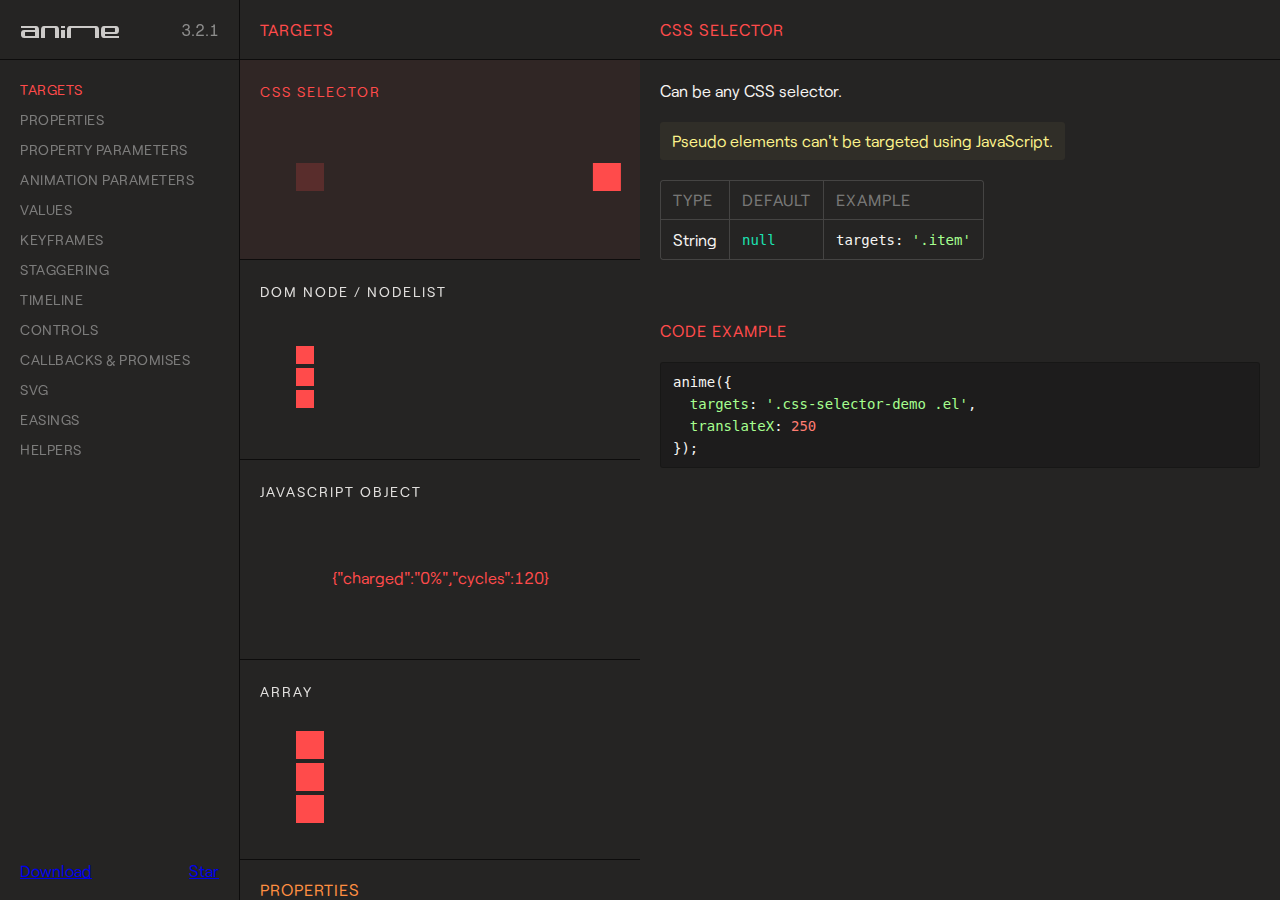
<file: target/classes/public/anime-master/documentation/index.html>
<!DOCTYPE html>
<html>
<head>
  <title>Documentation | anime.js</title>
  <meta charset="utf-8">
  <meta name="viewport" content="width=device-width, initial-scale=1, maximum-scale=1">

  <meta property="og:title" content="anime.js">
  <meta property="og:url" content="https://animejs.com">
  <meta property="og:description" content="Javascript animation engine">
  <meta property="og:image" content="https://animejs.com/documentation/assets/img/social-media-image.png">

  <meta name="twitter:card" content="summary_large_image">
  <meta name="twitter:site" content="@juliangarnier">
  <meta name="twitter:creator" content="@juliangarnier">
  <meta name="twitter:title" content="anime.js">
  <meta name="twitter:description" content="Javascript animation engine">
  <meta name="twitter:image" content="https://animejs.com/documentation/assets/img/social-media-image.png">

  <link rel="apple-touch-icon-precomposed" href="assets/img/apple-touch-icon.png">
  <link rel="icon" type="image/png" href="assets/img/favicon.png" >

  <link href="//cloud.typenetwork.com/projects/2160/fontface.css/" rel="stylesheet" type="text/css">

  <link href="assets/css/animejs.css" rel="stylesheet">
  <link href="assets/css/anime-theme.css" rel="stylesheet">
  <link href="assets/css/documentation.css" rel="stylesheet">

  <script src="../lib/anime.min.js"></script>
</head>
<body>
  <div class="content">
    <header class="header">
    <a class="logo" href="https://github.com/juliangarnier/anime/">
      <img class="anime-mini-logo" src="assets/img/anime-mini-logo.svg" />
      <span class="version-number"></span>
    </a>
    </header>
    <section class="pane sidebar">
      <nav class="navigation"></nav>
      <div class="sidebar-info">
        <a class="github-button" href="https://github.com/juliangarnier/anime/archive/master.zip" data-color-scheme="no-preference: dark; light: dark; dark: dark;" data-icon="octicon-cloud-download" aria-label="Download juliangarnier/anime on GitHub">Download</a>
        <a class="github-button" href="https://github.com/juliangarnier/anime" data-color-scheme="no-preference: dark; light: dark; dark: dark;" data-show-count="true" aria-label="Star juliangarnier/anime on GitHub">Star</a>
      </div>
    </section>
    <section class="pane demos">

<!-- TARGETS -->
<article id="targets" class="color-targets">
  <header>
    <h2 class="demos-title">Targets</h2>
  </header>

<div id="cssSelector" class="demo">
  <h3 class="demo-title">CSS Selector</h3>
  <div class="demo-description">
    <p>Can be any CSS selector.</p>
    <p class="bubble warning">Pseudo elements can't be targeted using JavaScript.</p>
    <table>
      <thead>
        <td>Type</td>
        <td>Default</td>
        <td>Example</td>
      </thead>
      <tr>
        <td>String</td>
        <td><code>null</code></td>
        <td><code>targets: '.item'</code></td>
      </tr>
    </table>
  </div>
  <div class="demo-content css-selector-demo">
    <div class="line">
      <div class="square shadow"></div>
      <div class="square el"></div>
    </div>
  </div>
  <script>var cssSelector = function() {
/*DEMO*/
anime({
  targets: '.css-selector-demo .el',
  translateX: 250
});
/*DEMO*/
}
  </script>

</div>

<div id="domNode" class="demo">
  <h3 class="demo-title">DOM Node / NodeList</h3>
  <div class="demo-description">
    <p>
      Can be any DOM Node or NodeList.
    </p>
    <table>
      <thead>
        <td>Type</td>
        <td>Default</td>
        <td>Example</td>
      </thead>
      <tr>
        <td>DOM Node</td>
        <td><code>null</code></td>
        <td><code>targets: el.querySelector('.item')</code></td>
      </tr>
      <tr>
        <td>NodeList</td>
        <td><code>null</code></td>
        <td><code>targets: el.querySelectorAll('.item')</code></td>
      </tr>
    </table>
  </div>
  <div class="demo-content dom-node-demo">
    <div class="line">
      <div class="small square shadow"></div>
      <div class="small square el"></div>
    </div>
    <div class="line">
      <div class="small square shadow"></div>
      <div class="small square el"></div>
    </div>
    <div class="line">
      <div class="small square shadow"></div>
      <div class="small square el"></div>
    </div>
  </div>
  <script>var domNode = function() {
/*DEMO*/
var elements = document.querySelectorAll('.dom-node-demo .el');

anime({
  targets: elements,
  translateX: 270
});
/*DEMO*/
}
  </script>
</div>

<div id="JSobject" class="demo">
  <h3 class="demo-title">JavaScript Object</h3>
  <div class="demo-description">
    <p>
      A JavaScript Object with at least one property containing a numerical value.
    </p>
    <table>
      <thead>
        <td>Type</td>
        <td>Default</td>
        <td>Example</td>
      </thead>
      <tr>
        <td>Object</td>
        <td><code>null</code></td>
        <td><code>targets: myObjectProp</code></td>
      </tr>
    </table>
  </div>
  <div class="demo-content">
    <pre class="battery-log">{"charged":"0%","cycles":120}</pre>
  </div>
  <script>var JSobject = function() {
/*DEMO*/
var logEl = document.querySelector('.battery-log');

var battery = {
  charged: '0%',
  cycles: 120
}

anime({
  targets: battery,
  charged: '100%',
  cycles: 130,
  round: 1,
  easing: 'linear',
  update: function() {
    logEl.innerHTML = JSON.stringify(battery);
  }
});
/*DEMO*/
}
  </script>
<script>
</script>
</div>

<div id="array" class="demo">
  <h3 class="demo-title">Array</h3>
  <div class="demo-description">
    <p>
      An array containing multiple targets.
    </p>
    <p class="bubble info">
      Accepts mixed types. E.g. <code>['.el', domNode, jsObject]</code>
    </p>
    <table>
      <thead>
        <td>Type</td>
        <td>Default</td>
        <td>Example</td>
      </thead>
      <tr>
        <td>Array</td>
        <td><code>null</code></td>
        <td><code>targets: ['.item', el.getElementById('#thing')]</code></td>
      </tr>
    </table>
  </div>
  <div class="demo-content mixed-array-demo">
    <div class="line">
      <div class="square shadow"></div>
      <div class="square el el-01"></div>
    </div>
    <div class="line">
      <div class="square shadow"></div>
      <div class="square el el-02"></div>
    </div>
    <div class="line">
      <div class="square shadow"></div>
      <div class="square el el-03"></div>
    </div>
  </div>
  <script>var array = function() {
/*DEMO*/
var el = document.querySelector('.mixed-array-demo .el-01');

anime({
  targets: [el, '.mixed-array-demo .el-02', '.mixed-array-demo .el-03'],
  translateX: 250
});
/*DEMO*/
}
  </script>

</div>

</article>
<!-- -->

<!-- ANIMATABLE PROPERTIES -->
<article id="properties" class="color-properties">
<header>
  <h2 class="demos-title">Properties</h2>
</header>

<div id="cssProperties" class="demo">
  <h3 class="demo-title">CSS Properties</h3>
  <div class="demo-description">
    <p>
      Any CSS properties can be animated.
    </p>
    <p class="bubble warning">
      Most CSS properties will cause layout changes or repaint, and will result in choppy animation.
      Prioritize opacity and CSS transforms as much as possible.
    </p>
    <p>More details about accepted values in the <a class="color-values" href="#unitlessValue">values</a> section.</p>
    <table>
      <thead>
        <td>Example</td>
        <td>value</td>
      </thead>
      <tr>
        <td><code>opacity</code></td>
        <td><code>.5</code></td>
      </tr>
      <tr>
        <td><code>left</code></td>
        <td><code>'100px'</code></td>
      </tr>
    </table>
  </div>
  <div class="demo-content css-prop-demo">
    <div class="large square shadow"></div>
    <div class="large square el"></div>
  </div>
  <script>var cssProperties = function() {
/*DEMO*/
anime({
  targets: '.css-prop-demo .el',
  left: '240px',
  backgroundColor: '#FFF',
  borderRadius: ['0%', '50%'],
  easing: 'easeInOutQuad'
});
/*DEMO*/
}
  </script>
</div>

<div id="CSStransforms" class="demo">
  <h3 class="demo-title">CSS Transforms</h3>
  <div class="demo-description">
    <p>
      Animate CSS transforms properties individually.
    </p>
    <p class="bubble info">
      It's possible to specify different timing for each transforms properties, more details in the <a class="color-prop-params" href="#specificPropParameters">specific property parameters</a> section.
    </p>
    <p>More details about accepted values in the <a class="color-values" href="#unitlessValue">values</a> section.</p>
    <table>
      <thead>
        <td>Valid properties</td>
        <td>Default unit</td>
      </thead>
      <tr><td><code>'translateX'</code></td><td><code>'px'</code></td></tr>
      <tr><td><code>'translateY'</code></td><td><code>'px'</code></td></tr>
      <tr><td><code>'translateZ'</code></td><td><code>'px'</code></td></tr>
      <tr><td><code>'rotate'</code></td><td><code>'deg'</code></td></tr>
      <tr><td><code>'rotateX'</code></td><td><code>'deg'</code></td></tr>
      <tr><td><code>'rotateY'</code></td><td><code>'deg'</code></td></tr>
      <tr><td><code>'rotateZ'</code></td><td><code>'deg'</code></td></tr>
      <tr><td><code>'scale'</code></td><td><code>—</code></td></tr>
      <tr><td><code>'scaleX'</code></td><td><code>—</code></td></tr>
      <tr><td><code>'scaleY'</code></td><td><code>—</code></td></tr>
      <tr><td><code>'scaleZ'</code></td><td><code>—</code></td></tr>
      <tr><td><code>'skew'</code></td><td><code>'deg'</code></td></tr>
      <tr><td><code>'skewX'</code></td><td><code>'deg'</code></td></tr>
      <tr><td><code>'skewY'</code></td><td><code>'deg'</code></td></tr>
      <tr><td><code>'perspective'</code></td><td><code>'px'</code></td></tr>
    </table>
  </div>
  <div class="demo-content css-transforms-demo">
    <div class="square shadow"></div>
    <div class="square el"></div>
  </div>
  <script>var CSStransforms = function() {
/*DEMO*/
anime({
  targets: '.css-transforms-demo .el',
  translateX: 250,
  scale: 2,
  rotate: '1turn'
});
/*DEMO*/
}
  </script>
</div>

<div id="JSobjProp" class="demo">
  <h3 class="demo-title">Object properties</h3>
  <div class="demo-description">
    <p>
      Any Object property containing a numerical value can be animated.<br>
      More details about accepted values in the <a class="color-values" href="#unitlessValue">values</a> section.
    </p>
    <table>
      <thead>
        <td>Example</td>
        <td>value</td>
      </thead>
      <tr>
        <td><code>prop1</code></td>
        <td><code>50</code></td>
      </tr>
      <tr>
        <td><code>'prop2'</code></td>
        <td><code>'100%'</code></td>
      </tr>
    </table>
  </div>
  <div class="demo-content">
    <pre class="js-object-log">{"prop1":0,"prop2":"0%"}</pre>
  </div>
  <script>var JSobjProp = function() {
/*DEMO*/
var objPropLogEl = document.querySelector('.js-object-log');

var myObject = {
  prop1: 0,
  prop2: '0%'
}

anime({
  targets: myObject,
  prop1: 50,
  prop2: '100%',
  easing: 'linear',
  round: 1,
  update: function() {
    objPropLogEl.innerHTML = JSON.stringify(myObject);
  }
});
/*DEMO*/
}
  </script>
</div>

<div id="domAttr" class="demo">
  <h3 class="demo-title">DOM Attributes</h3>
  <div class="demo-description">
    <p>
      Any DOM Attributes containing a numerical value can be animated.<br>
      More details about accepted values in the <a class="color-values" href="#unitlessValue">values</a> section.
    </p>
    <table>
      <thead>
        <td>Example</td>
        <td>value</td>
      </thead>
      <tr>
        <td><code>value</code></td>
        <td><code>1000</code></td>
      </tr>
      <tr>
        <td><code>volume</code></td>
        <td><code>0</code></td>
      </tr>
      <tr>
        <td><code>data-custom</code></td>
        <td><code>'3 dogs'</code></td>
      </tr>
    </table>
  </div>
  <div class="demo-content dom-attribute-demo">
    <input class="el text-output" value="0"></input>
  </div>
  <script>var domAttr = function() {
/*DEMO*/
anime({
  targets: '.dom-attribute-demo input',
  value: [0, 1000],
  round: 1,
  easing: 'easeInOutExpo'
});
/*DEMO*/
}
  </script>
</div>

<div id="svgAttr" class="demo">
  <h3 class="demo-title">SVG Attributes</h3>
  <div class="demo-description">
    <p>
      Like any other <a class="color-properties" href="#domAttr">DOM attributes</a>, all SVG attributes containing at least one numerical value can be animated.<br>
      More details about accepted values in the <a class="color-values" href="#unitlessValue">values</a> section and SVG animation in the <a class="color-svg" href="#motionPath">SVG</a> section.
    </p>
    <table>
      <thead>
        <td>Example</td>
        <td>value</td>
      </thead>
      <tr>
        <td><code>points</code></td>
        <td><code>'64 68.64 8.574 100 63.446 67.68 64 4 64.554 67.68 119.426 100'</code></td>
      </tr>
      <tr>
        <td><code>scale</code></td>
        <td><code>1</code></td>
      </tr>
      <tr>
        <td><code>baseFrequency</code></td>
        <td><code>0</code></td>
      </tr>
    </table>
  </div>
  <div class="demo-content align-center svg-attributes-demo">
<svg width="128" height="128" viewBox="0 0 128 128">
  <filter id="displacementFilter">
    <feTurbulence type="turbulence" baseFrequency=".05" numOctaves="2" result="turbulence"/>
    <feDisplacementMap in2="turbulence" in="SourceGraphic" scale="15" xChannelSelector="R" yChannelSelector="G"/>
  </filter>
  <polygon points="64 68.64 8.574 100 63.446 67.68 64 4 64.554 67.68 119.426 100" style="filter: url(#displacementFilter)" fill="currentColor"/>
</svg>
  </div>
  <script>var svgAttr = function() {
  // Needed to reset demo
  var polyEl = document.querySelector('.svg-attributes-demo polygon');
  var feTurbulenceEl = document.querySelector('feTurbulence');
  var feDisplacementMap = document.querySelector('feDisplacementMap');
  polyEl.setAttribute('points', '64 68.64 8.574 100 63.446 67.68 64 4 64.554 67.68 119.426 100');
  feTurbulenceEl.setAttribute('baseFrequency', '.05');
  feDisplacementMap.setAttribute('scale', '15');
/*DEMO*/
anime({
  targets: ['.svg-attributes-demo polygon', 'feTurbulence', 'feDisplacementMap'],
  points: '64 128 8.574 96 8.574 32 64 0 119.426 32 119.426 96',
  baseFrequency: 0,
  scale: 1,
  loop: true,
  direction: 'alternate',
  easing: 'easeInOutExpo'
});
/*DEMO*/
}
  </script>

</div>

</article>
<!-- -->

<!-- PROPERTY PARAMETERS -->
<article id="propertyParameters" class="color-prop-params">
  <header>
    <h2 class="demos-title">Property parameters</h2>
  </header>

<div id="duration" class="demo">
  <h3 class="demo-title">Duration</h3>
  <div class="demo-description">
    <p>
      Defines the duration in milliseconds of the animation.
    </p>
    <table>
      <thead>
        <td>Type</td>
        <td>Default</td>
        <td>Example</td>
      </thead>
      <tr>
        <td>Number</td>
        <td><code>1000</code></td>
        <td><code>3000</code></td>
      </tr>
      <tr>
        <td>anime.stagger</td>
        <td>See <a class="color-staggering" href="#staggeringBasics">staggering</a> section</td>
        <td><code>anime.stagger(150)</code></td>
      </tr>
      <tr>
        <td>Function</td>
        <td>See <a class="color-prop-params" href="#functionBasedParameters">function based parameters</a> section</td>
        <td><code>(el, i) => i * 150</code></td>
      </tr>
    </table>
  </div>
  <div class="demo-content duration-demo">
    <div class="label">3000 ms</div>
    <div class="square shadow"></div>
    <div class="square el"></div>
  </div>
  <script>var duration = function() {
/*DEMO*/
anime({
  targets: '.duration-demo .el',
  translateX: 250,
  duration: 3000
});
/*DEMO*/
}
  </script>
</div>

<div id="delay" class="demo">
  <h3 class="demo-title">Delay</h3>
  <div class="demo-description">
    <p>
      Defines the delay in milliseconds of the animation.
    </p>
    <table>
      <thead>
        <td>Type</td>
        <td>Default</td>
        <td>Example</td>
      </thead>
      <tr>
        <td>Number</td>
        <td><code>0</code></td>
        <td><code>1000</code></td>
      </tr>
      <tr>
        <td>anime.stagger</td>
        <td>See <a class="color-staggering" href="#staggeringBasics">staggering</a> section</td>
        <td><code>anime.stagger(150)</code></td>
      </tr>
      <tr>
        <td>Function</td>
        <td>See <a class="color-prop-params" href="#functionBasedParameters">function based parameters</a> section</td>
        <td><code>(el, i) => i * 150</code></td>
      </tr>
    </table>
  </div>
  <div class="demo-content delay-demo">
    <div class="label">1000 ms</div>
    <div class="square shadow"></div>
    <div class="square el"></div>
  </div>
  <script>var delay = function() {
/*DEMO*/
anime({
  targets: '.delay-demo .el',
  translateX: 250,
  delay: 1000
});
/*DEMO*/
}
  </script>
</div>

<div id="endDelay" class="demo">
  <h3 class="demo-title">end delay</h3>
  <div class="demo-description">
    <p>
      Adds some extra time in milliseconds at the end of the animation.
    </p>
    <table>
      <thead>
        <td>Type</td>
        <td>Default</td>
        <td>Example</td>
      </thead>
      <tr>
        <td>Number</td>
        <td><code>0</code></td>
        <td><code>1000</code></td>
      </tr>
      <tr>
        <td>anime.stagger</td>
        <td>See <a class="color-staggering" href="#staggeringBasics">staggering</a> section</td>
        <td><code>anime.stagger(150)</code></td>
      </tr>
      <tr>
        <td>Function</td>
        <td>See <a class="color-prop-params" href="#functionBasedParameters">function based parameters</a> section</td>
        <td><code>(el, i) => i * 150</code></td>
      </tr>
    </table>
  </div>
  <div class="demo-content end-delay-demo">
    <div class="label">1000 ms</div>
    <div class="square shadow"></div>
    <div class="square el"></div>
  </div>
  <script>var endDelay = function() {
/*DEMO*/
anime({
  targets: '.end-delay-demo .el',
  translateX: 250,
  endDelay: 1000,
  direction: 'alternate'
});
/*DEMO*/
}
  </script>

</div>

<div id="easing" class="demo">
  <h3 class="demo-title">Easing</h3>
  <div class="demo-description">
    <p>
      Defines the timing function of the animation.
    </p>
    <p class="bubble info">
      Check out the <a class="color-easings" href="#linearEasing">easings</a> section for a complete list of available easing and parameters.
    </p>
    <table>
      <thead>
        <td>Type</td>
        <td>Default</td>
        <td>Example</td>
      </thead>
      <tr>
        <td>String</td>
        <td><code>'easeOutElastic(1, .5)'</code></td>
        <td><code>easing: 'easeInOutQuad'</code></td>
      </tr>
    </table>
  </div>
  <div class="demo-content easing-demo">
    <div class="label">easeInOutExpo</div>
    <div class="square shadow"></div>
    <div class="square el"></div>
  </div>
  <script>var easing = function() {
/*DEMO*/
anime({
  targets: '.easing-demo .el',
  translateX: 250,
  easing: 'easeInOutExpo'
});
/*DEMO*/
}
  </script>

</div>

<div id="round" class="demo">
  <h3 class="demo-title">Round</h3>
  <div class="demo-description">
    <p>
      Rounds up the value to x decimals.
    </p>
    <table>
      <thead>
        <td>Type</td>
        <td>Default</td>
        <td>Example</td>
      </thead>
      <tr>
        <td>Number</td>
        <td><code>0</code></td>
        <td><code>round: 10</code></td>
      </tr>
    </table>
  </div>
  <div class="demo-content">
    <pre class="round-log">0</pre>
  </div>
  <script>var round = function() {
/*DEMO*/
var roundLogEl = document.querySelector('.round-log');

anime({
  targets: roundLogEl,
  innerHTML: [0, 10000],
  easing: 'linear',
  round: 10 // Will round the animated value to 1 decimal
});
/*DEMO*/
}
  </script>
</div>

<div id="specificPropParameters" class="demo">
  <h3 class="demo-title">Specific property parameters</h3>
  <div class="demo-description">
    <p>
      Defines specific parameters to each property of the animation using an Object as value.<br>
      Other properties that aren't specified in the Object are inheritted from the main animation.
    </p>
    <table>
      <thead>
        <td>Type</td>
        <td>Example</td>
      </thead>
      <tr>
        <td>Object</td>
<td><code>rotate: {
  value: 360,
  duration: 1800,
  easing: 'easeInOutSine'
}</code></td>
      </tr>
    </table>
  </div>
  <div class="demo-content specific-prop-params-demo">
    <div class="square shadow"></div>
    <div class="square el"></div>
  </div>
  <script>var specificPropParameters = function() {
/*DEMO*/
anime({
  targets: '.specific-prop-params-demo .el',
  translateX: {
    value: 250,
    duration: 800
  },
  rotate: {
    value: 360,
    duration: 1800,
    easing: 'easeInOutSine'
  },
  scale: {
    value: 2,
    duration: 1600,
    delay: 800,
    easing: 'easeInOutQuart'
  },
  delay: 250 // All properties except 'scale' inherit 250ms delay
});
/*DEMO*/
}
  </script>

</div>

<div id="functionBasedParameters" class="demo">
  <h3 class="demo-title">Function based parameters</h3>
  <div class="demo-description">
    <p>
      Get different values for every target and property of the animation.
    </p>
    <p>
      The function accepts 3 arguments:
    </p>
    <table>
      <thead>
        <td>Arguments</td>
        <td>Infos</td>
      </thead>
      <tr>
        <td><code>target</code></td>
        <td>The curent animated targeted element</td>
      </tr>
      <tr>
        <td><code>index</code></td>
        <td>The index of the animated targeted element</td>
      </tr>
      <tr>
        <td><code>targetsLength</code></td>
        <td>The total number of animated targets</td>
      </tr>
    </table>
    <p class="bubble info">
      See <a class="color-staggering" href="#staggeringBasics">staggering</a> section for easier values manipulation.
    </p>
  </div>
  <div class="demo-content function-based-params-demo">
    <div class="line">
      <div class="small label">delay = 0 * 100</div>
      <div class="small square shadow"></div>
      <div class="small square el"></div>
    </div>
    <div class="line">
      <div class="small label">delay = 1 * 100</div>
      <div class="small square shadow"></div>
      <div class="small square el"></div>
    </div>
    <div class="line">
      <div class="small label">delay = 2 * 100</div>
      <div class="small square shadow"></div>
      <div class="small square el"></div>
    </div>
  </div>
  <script>var functionBasedParameters = function() {
/*DEMO*/
anime({
  targets: '.function-based-params-demo .el',
  translateX: 270,
  direction: 'alternate',
  loop: true,
  delay: function(el, i, l) {
    return i * 100;
  },
  endDelay: function(el, i, l) {
    return (l - i) * 100;
  }
});
/*DEMO*/
}
  </script>

</div>

</article>
<!-- -->

<!-- ANIMATION PARAMETERS -->
<article id="animationParameters" class="color-anim-params">
  <header>
    <h2 class="demos-title">Animation parameters</h2>
  </header>

<div id="direction" class="demo">
  <h3 class="demo-title">Direction</h3>
  <div class="demo-description">
    <p>
      Defines the direction of the animation.
    </p>
    <table>
      <thead>
        <td>Accepts</td>
        <td>Infos</td>
      </thead>
      <tr>
        <td><code>'normal'</code></td>
        <td>Animation progress goes from 0 to 100%</td>
      </tr>
      <tr>
        <td><code>'reverse'</code></td>
        <td>Animation progress goes from 100% to 0%</td>
      </tr>
      <tr>
        <td><code>'alternate'</code></td>
        <td>Animation progress goes from 0% to 100% then goes back to 0%</td>
      </tr>
    </table>
  </div>
  <div class="demo-content">
    <div class="line">
      <div class="label">normal</div>
      <div class="square shadow"></div>
      <div class="square el dir-normal"></div>
    </div>
    <div class="line">
      <div class="label">reverse</div>
      <div class="square shadow"></div>
      <div class="square el dir-reverse"></div>
    </div>
    <div class="line">
      <div class="label">alternate</div>
      <div class="square shadow"></div>
      <div class="square el dir-alternate"></div>
    </div>
  </div>
  <script>var direction = function() {
/*DEMO*/
anime({
  targets: '.dir-normal',
  translateX: 250,
  easing: 'easeInOutSine'
});

anime({
  targets: '.dir-reverse',
  translateX: 250,
  direction: 'reverse',
  easing: 'easeInOutSine'
});

anime({
  targets: '.dir-alternate',
  translateX: 250,
  direction: 'alternate',
  easing: 'easeInOutSine'
});
/*DEMO*/
}
  </script>

</div>

<div id="loop" class="demo">
  <h3 class="demo-title">Loop</h3>
  <div class="demo-description">
    <p>
      Defines the number of iterations of your animation.
    </p>
    <table>
      <thead>
        <td>Accepts</td>
        <td>Infos</td>
      </thead>
      <tr>
        <td><code>Number</code></td>
        <td>The number of iterations</td>
      </tr>
      <tr>
        <td><code>true</code></td>
        <td>Loop indefinitely</td>
      </tr>
    </table>
  </div>
  <div class="demo-content">
    <div class="line">
      <div class="small label">normal 3 times</div>
      <div class="small square shadow"></div>
      <div class="small square el loop"></div>
    </div>
    <div class="line">
      <div class="small label">reverse 3 times</div>
      <div class="small square shadow"></div>
      <div class="small square el loop-reverse"></div>
    </div>
    <div class="line">
      <div class="small label">alternate 3 times</div>
      <div class="small square shadow"></div>
      <div class="small square el loop-alternate"></div>
    </div>
    <div class="line">
      <div class="small label">normal inifinite</div>
      <div class="small square shadow"></div>
      <div class="small square el loop-infinity"></div>
    </div>
    <div class="line">
      <div class="small label">inifinite reverse</div>
      <div class="small square shadow"></div>
      <div class="small square el loop-reverse-infinity"></div>
    </div>
    <div class="line">
      <div class="small label">inifinite alternate</div>
      <div class="small square shadow"></div>
      <div class="small square el loop-alternate-infinity"></div>
    </div>
  </div>
  <script>var loop = function() {
/*DEMO*/
anime({
  targets: '.loop',
  translateX: 270,
  loop: 3,
  easing: 'easeInOutSine'
});

anime({
  targets: '.loop-infinity',
  translateX: 270,
  loop: true,
  easing: 'easeInOutSine'
});

anime({
  targets: '.loop-reverse',
  translateX: 270,
  loop: 3,
  direction: 'reverse',
  easing: 'easeInOutSine'
});

anime({
  targets: '.loop-reverse-infinity',
  translateX: 270,
  direction: 'reverse',
  loop: true,
  easing: 'easeInOutSine'
});

anime({
  targets: '.loop-alternate',
  translateX: 270,
  loop: 3,
  direction: 'alternate',
  easing: 'easeInOutSine'
});

anime({
  targets: '.loop-alternate-infinity',
  translateX: 270,
  direction: 'alternate',
  loop: true,
  easing: 'easeInOutSine'
});
/*DEMO*/
}
  </script>
</div>

<div id="autoplay" class="demo">
  <h3 class="demo-title">Autoplay</h3>
  <div class="demo-description">
    <p>
      Defines if the animation should automatically starts or not.
    </p>
    <table>
      <thead>
        <td>Accepts</td>
        <td>Infos</td>
      </thead>
      <tr>
        <td><code>true</code></td>
        <td>Automatically starts the animation</td>
      </tr>
      <tr>
        <td><code>false</code></td>
        <td>Animation is paused by default</td>
      </tr>
    </table>
  </div>
  <div class="demo-content">
    <div class="line">
      <div class="label">autoplay: true</div>
      <div class="square shadow"></div>
      <div class="square el autoplay-true"></div>
    </div>
    <div class="line">
      <div class="label">autoplay: false</div>
      <div class="square shadow"></div>
      <div class="square el autoplay-false"></div>
    </div>
  </div>
  <script>var autoplay = function() {
/*DEMO*/
anime({
  targets: '.autoplay-true',
  translateX: 250,
  autoplay: true,
  easing: 'easeInOutSine'
});

anime({
  targets: '.autoplay-false',
  translateX: 250,
  autoplay: false,
  easing: 'easeInOutSine'
});
/*DEMO*/
}
  </script>
</div>

</article>
<!-- -->

<!-- VALUES -->
<article id="values" class="color-values">
<header>
  <h2 class="demos-title">Values</h2>
</header>

<div id="unitlessValue" class="demo">
  <h3 class="demo-title">Unitless</h3>
  <div class="demo-description">
    <p>
      If the original value has a unit, it will be automatically added to the animated value.
    </p>
    <table>
      <thead>
        <td>Type</td>
        <td>Example</td>
      </thead>
      <tr>
        <td>Number</td>
        <td><code>translateX: 250</code></td>
      </tr>
    </table>
  </div>
  <div class="demo-content unitless-values-demo">
    <div class="circle shadow"></div>
    <div class="circle el"></div>
  </div>
  <script>var unitlessValue = function() {
/*DEMO*/
anime({
  targets: '.unitless-values-demo .el',
  translateX: 250, // -> '250px'
  rotate: 540 // -> '540deg'
});
/*DEMO*/
}
  </script>

</div>

<div id="specificUnitValue" class="demo">
  <h3 class="demo-title">Specific unit</h3>
  <div class="demo-description">
    <p>
      Forces the animation to use a certain unit and will automatically convert the initial target value.
    </p>
    <p class="bubble warning">
      Conversion accuracy can vary depending of the unit used.<br>
      You can also define the initial value of the animation directly using an array, see the <a href="#fromToValues" class="color-values">from to values</a> section.
    </p>
    <table>
      <thead>
        <td>Type</td>
        <td>Example</td>
      </thead>
      <tr>
        <td>String</td>
        <td><code>width: '100%'</code></td>
      </tr>
    </table>
  </div>
  <div class="demo-content specific-unit-values-demo">
    <div class="square shadow"></div>
    <div class="square el"></div>
  </div>
  <script>var specificUnitValue = function() {
/*DEMO*/
anime({
  targets: '.specific-unit-values-demo .el',
  width: '100%', // -> from '28px' to '100%',
  easing: 'easeInOutQuad',
  direction: 'alternate',
  loop: true
});
/*DEMO*/
}
  </script>

</div>

<div id="relativeValues" class="demo">
  <h3 class="demo-title">Relative</h3>
  <div class="demo-description">
    <p>
      Adds, substracts or multiplies the original value.
    </p>
    <table>
      <thead>
        <td>Accepts</td>
        <td>Effect</td>
        <td>Example</td>
      </thead>
      <tr>
        <td><code>'+='</code></td>
        <td>Add</td>
        <td><code>'+=100'</code></td>
      </tr>
      <tr>
        <td><code>'-='</code></td>
        <td>Substract</td>
        <td><code>'-=2turn'</code></td>
      </tr>
      <tr>
        <td><code>'*='</code></td>
        <td>Multiply</td>
        <td><code>'*=10'</code></td>
      </tr>
    </table>
  </div>
  <div class="demo-content">
    <div class="circle shadow"></div>
    <div class="circle el relative-values"></div>
  </div>
  <script>var relativeValues = function() {
/*DEMO*/
var relativeEl = document.querySelector('.el.relative-values');
relativeEl.style.transform = 'translateX(100px)';

anime({
  targets: '.el.relative-values',
  translateX: {
    value: '*=2.5', // 100px * 2.5 = '250px'
    duration: 1000
  },
  width: {
    value: '-=20px', // 28 - 20 = '8px'
    duration: 1800,
    easing: 'easeInOutSine'
  },
  rotate: {
    value: '+=2turn', // 0 + 2 = '2turn'
    duration: 1800,
    easing: 'easeInOutSine'
  },
  direction: 'alternate'
});
/*DEMO*/
}
  </script>

</div>

<div id="colors" class="demo">
  <h3 class="demo-title">Colors</h3>
  <div class="demo-description">
    <p>
      <i>anime.js</i> accepts and converts Hexadecimal, RGB, RGBA, HSL, and HSLA color values.
    </p>
    <p class="bubble warning">
      CSS color codes ( e.g. : <code>'red', 'yellow', 'aqua'</code> ) are not supported.
    </p>
    <table>
      <thead>
        <td>Accepts</td>
        <td>Example</td>
      </thead>
      <tr>
        <td>Hexadecimal</td>
        <td><code>'#FFF'</code> or <code>'#FFFFFF'</code></td>
      </tr>
      <tr>
        <td>RGB</td>
        <td><code>'rgb(255, 255, 255)'</code></td>
      </tr>
      <tr>
        <td>RGBA</td>
        <td><code>'rgba(255, 255, 255, .2)'</code></td>
      </tr>
      <tr>
        <td>HSL</td>
        <td><code>'hsl(0, 100%, 100%)'</code></td>
      </tr>
      <tr>
        <td>HSLA</td>
        <td><code>'hsla(0, 100%, 100%, .2)'</code></td>
      </tr>
    </table>
  </div>
  <div class="demo-content colors-demo">
    <div class="line">
      <div class="small label">HEX</div>
      <div class="small circle shadow"></div>
      <div class="small circle el color-hex"></div>
    </div>
    <div class="line">
      <div class="small label">RGB</div>
      <div class="small circle shadow"></div>
      <div class="small circle el color-rgb"></div>
    </div>
    <div class="line">
      <div class="small label">HSL</div>
      <div class="small circle shadow"></div>
      <div class="small circle el color-hsl"></div>
    </div>
    <div class="line">
      <div class="small label">RGBA</div>
      <div class="small circle shadow"></div>
      <div class="small circle el color-rgba"></div>
    </div>
    <div class="line">
      <div class="small label">HSLA</div>
      <div class="small circle shadow"></div>
      <div class="small circle el color-hsla"></div>
    </div>
  </div>
  <script>var colors = function() {
/*DEMO*/
var colorsExamples = anime.timeline({
  endDelay: 1000,
  easing: 'easeInOutQuad',
  direction: 'alternate',
  loop: true
})
.add({ targets: '.color-hex',  background: '#FFF' }, 0)
.add({ targets: '.color-rgb',  background: 'rgb(255,255,255)' }, 0)
.add({ targets: '.color-hsl',  background: 'hsl(0, 100%, 100%)' }, 0)
.add({ targets: '.color-rgba', background: 'rgba(255,255,255, .2)' }, 0)
.add({ targets: '.color-hsla', background: 'hsla(0, 100%, 100%, .2)' }, 0)
.add({ targets: '.colors-demo .el', translateX: 270 }, 0);
/*DEMO*/
}
  </script>

</div>

<div id="fromToValues" class="demo">
  <h3 class="demo-title">From To</h3>
  <div class="demo-description">
    <p>
      Forces the animation to start at a specified value.
    </p>
    <table>
      <thead>
        <td>Type</td>
        <td>Example</td>
      </thead>
      <tr>
        <td><code>Array</code></td>
        <td><code>['50%', '100%']</code></td>
      </tr>
    </table>
  </div>
  <div class="demo-content">
    <div class="circle shadow"></div>
    <div class="circle el from-to-values"></div>
  </div>
  <script>var fromToValues = function() {
/*DEMO*/
anime({
  targets: '.el.from-to-values',
  translateX: [100, 250], // from 100 to 250
  delay: 500,
  direction: 'alternate',
  loop: true
});
/*DEMO*/
}
  </script>

</div>

<div id="functionBasedPropVal" class="demo">
  <h3 class="demo-title">Function based values</h3>
  <div class="demo-description">
    <p>
      Get different values for every target and property of the animation.
    </p>
    <p>
      The function accepts 3 arguments:
    </p>
    <table>
      <thead>
        <td>Arguments</td>
        <td>Infos</td>
      </thead>
      <tr>
        <td><code>target</code></td>
        <td>The curently animated targeted element</td>
      </tr>
      <tr>
        <td><code>index</code></td>
        <td>The index of the animated targeted element</td>
      </tr>
      <tr>
        <td><code>targetsLength</code></td>
        <td>The total number of animated targets</td>
      </tr>
    </table>
  </div>
  <div class="demo-content function-based-values-demo">
    <div class="line">
      <div class="small circle shadow"></div>
      <div data-x="170" class="small circle el"></div>
    </div>
    <div class="line">
      <div class="small circle shadow"></div>
      <div data-x="80" class="small circle el"></div>
    </div>
    <div class="line">
      <div class="small circle shadow"></div>
      <div data-x="270" class="small circle el"></div>
    </div>
  </div>
  <script>var functionBasedPropVal = function() {
/*DEMO*/
anime({
  targets: '.function-based-values-demo .el',
  translateX: function(el) {
    return el.getAttribute('data-x');
  },
  translateY: function(el, i) {
    return 50 + (-50 * i);
  },
  scale: function(el, i, l) {
    return (l - i) + .25;
  },
  rotate: function() { return anime.random(-360, 360); },
  borderRadius: function() { return ['50%', anime.random(10, 35) + '%']; },
  duration: function() { return anime.random(1200, 1800); },
  delay: function() { return anime.random(0, 400); },
  direction: 'alternate',
  loop: true
});
/*DEMO*/
}
  </script>

</div>

</article>
<!-- -->

<!-- KEYFRAMES -->
<article id="keyframes" class="color-keyframes">
<header>
  <h2 class="demos-title">Keyframes</h2>
</header>

<div id="animationKeyframes" class="demo">
  <h3 class="demo-title">Animation keyframes</h3>
  <div class="demo-description">
    <p>
      Animation keyframes are defined using an Array, within the <code>keyframes</code> property.
    </p>
    <p class="bubble info">
      If there is no duration specified inside the keyframes, each keyframe duration will be equal to the animation's total duration divided by the number of keyframes.
    </p>
    <table>
      <thead>
        <td>Type</td>
        <td>Example</td>
      </thead>
      <tr>
        <td><code>Array</code></td>
        <td><code>[
  {value: 100, easing: 'easeOutExpo'},
  {value: 200, delay: 500},
  {value: 300, duration: 1000}
]</code></td>
      </tr>
    </table>
  </div>
  <div class="demo-content animation-keyframes-demo">
    <div class="circle shadow"></div>
    <div class="circle el keyframes"></div>
  </div>
  <script>var animationKeyframes = function() {
/*DEMO*/
anime({
  targets: '.animation-keyframes-demo .el',
  keyframes: [
    {translateY: -40},
    {translateX: 250},
    {translateY: 40},
    {translateX: 0},
    {translateY: 0}
  ],
  duration: 4000,
  easing: 'easeOutElastic(1, .8)',
  loop: true
});
/*DEMO*/
}
  </script>
</div>

<div id="propertyKeyframes" class="demo">
  <h3 class="demo-title">Property keyframes</h3>
  <div class="demo-description">
    <p>
      Similar to <a class="color-keyframes" href="#animationKeyframes">animation keyframes</a>, property keyframes are defined using an Array of property Object. Property keyframes allow overlapping animations since each property have its own keyframes array.
    </p>
    <p class="bubble info">
      If there is no duration specified inside the keyframes, each keyframe duration will be equal to the animation's total duration divided by the number of keyframes.
    </p>
    <table>
      <thead>
        <td>Type</td>
        <td>Example</td>
      </thead>
      <tr>
        <td><code>Array</code></td>
        <td><code>[
  {value: 100, easing: 'easeOutExpo'},
  {value: 200, delay: 500},
  {value: 300, duration: 1000}
]</code></td>
      </tr>
    </table>
  </div>
  <div class="demo-content property-keyframes-demo">
    <div class="circle shadow"></div>
    <div class="circle el keyframes"></div>
  </div>
  <script>var propertyKeyframes = function() {
/*DEMO*/
anime({
  targets: '.property-keyframes-demo .el',
  translateX: [
    { value: 250, duration: 1000, delay: 500 },
    { value: 0, duration: 1000, delay: 500 }
  ],
  translateY: [
    { value: -40, duration: 500 },
    { value: 40, duration: 500, delay: 1000 },
    { value: 0, duration: 500, delay: 1000 }
  ],
  scaleX: [
    { value: 4, duration: 100, delay: 500, easing: 'easeOutExpo' },
    { value: 1, duration: 900 },
    { value: 4, duration: 100, delay: 500, easing: 'easeOutExpo' },
    { value: 1, duration: 900 }
  ],
  scaleY: [
    { value: [1.75, 1], duration: 500 },
    { value: 2, duration: 50, delay: 1000, easing: 'easeOutExpo' },
    { value: 1, duration: 450 },
    { value: 1.75, duration: 50, delay: 1000, easing: 'easeOutExpo' },
    { value: 1, duration: 450 }
  ],
  easing: 'easeOutElastic(1, .8)',
  loop: true
});
/*DEMO*/
}
  </script>
</div>

</article>
<!-- -->

<!-- STAGGERING -->
<article id="staggering" class="color-staggering">
<header>
  <h2 class="demos-title">Staggering</h2>
</header>

<div id="staggeringBasics" class="demo">
  <h3 class="demo-title">Staggering basics</h3>
  <div class="demo-description">
    <p>
      Staggering allows you to animate multiple elements with <a href="https://en.wikipedia.org/wiki/Follow_through_and_overlapping_action">follow through and overlapping action</a>.
    </p>
    <pre><code>anime.stagger(value, options)</code></pre>
    <table>
      <thead>
        <td>Arguments</td>
        <td>Type</td>
        <td>Info</td>
        <td>Required</td>
      </thead>
      <tr>
        <td>Value</td>
        <td><code>Number</code>, <code>String</code>, <code>Array</code></td>
        <td>The manipulated value(s)</td>
        <td>Yes</td>
      </tr>
      <tr>
        <td>Options</td>
        <td><code>Object</code></td>
        <td>Stagger parameters</td>
        <td>No</td>
      </tr>
    </table>
  </div>
  <div class="demo-content basic-staggering-demo">
    <div class="line">
      <div class="label">delay = (100 * 0) ms</div>
      <div class="small square shadow"></div>
      <div class="small square el"></div>
    </div>
    <div class="line">
      <div class="label">delay = (100 * 1) ms</div>
      <div class="small square shadow"></div>
      <div class="small square el"></div>
    </div>
    <div class="line">
      <div class="label">delay = (100 * 2) ms</div>
      <div class="small square shadow"></div>
      <div class="small square el"></div>
    </div>
    <div class="line">
      <div class="label">delay = (100 * 3) ms</div>
      <div class="small square shadow"></div>
      <div class="small square el"></div>
    </div>
    <div class="line">
      <div class="label">delay = (100 * 4) ms</div>
      <div class="small square shadow"></div>
      <div class="small square el"></div>
    </div>
    <div class="line">
      <div class="label">delay = (100 * 5) ms</div>
      <div class="small square shadow"></div>
      <div class="small square el"></div>
    </div>
  </div>
  <script>var staggeringBasics = function() {
/*DEMO*/
anime({
  targets: '.basic-staggering-demo .el',
  translateX: 270,
  delay: anime.stagger(100) // increase delay by 100ms for each elements.
});
/*DEMO*/
}
  </script>
</div>

<div id="staggeringStartValue" class="demo">
  <h3 class="demo-title">Start value</h3>
  <div class="demo-description">
    <p>
      Starts the staggering effect from a specific value.
    </p>
    <pre><code>anime.stagger(value, {start: startValue})</code></pre>
    <table>
      <thead>
        <td>Types</td>
        <td>Info</td>
      </thead>
      <tr>
        <td><code>Number</code>, <code>String</code>
        <td>Same as propety values, see <a href="#unitlessValue" class="color-values">values section</a></td>
      </tr>
    </table>
  </div>
  <div class="demo-content staggering-start-value-demo">
    <div class="line">
      <div class="label">delay = 500 + (100 * 0) ms</div>
      <div class="small square shadow"></div>
      <div class="small square el"></div>
    </div>
    <div class="line">
      <div class="label">delay = 500 + (100 * 1) ms</div>
      <div class="small square shadow"></div>
      <div class="small square el"></div>
    </div>
    <div class="line">
      <div class="label">delay = 500 + (100 * 2) ms</div>
      <div class="small square shadow"></div>
      <div class="small square el"></div>
    </div>
    <div class="line">
      <div class="label">delay = 500 + (100 * 3) ms</div>
      <div class="small square shadow"></div>
      <div class="small square el"></div>
    </div>
    <div class="line">
      <div class="label">delay = 500 + (100 * 4) ms</div>
      <div class="small square shadow"></div>
      <div class="small square el"></div>
    </div>
    <div class="line">
      <div class="label">delay = 500 + (100 * 5) ms</div>
      <div class="small square shadow"></div>
      <div class="small square el"></div>
    </div>
  </div>
  <script>var staggeringStartValue = function() {
/*DEMO*/
anime({
  targets: '.staggering-start-value-demo .el',
  translateX: 270,
  delay: anime.stagger(100, {start: 500}) // delay starts at 500ms then increase by 100ms for each elements.
});
/*DEMO*/
}
  </script>
</div>

<div id="rangeValueStaggering" class="demo">
  <h3 class="demo-title">Range value</h3>
  <div class="demo-description">
    <p>
      Distributes evenly values between two numbers.
    </p>
    <pre><code>anime.stagger([startValue, endValue])</code></pre>
    <table>
      <thead>
        <td>Type</td>
        <td>Info</td>
      </thead>
      <tr>
        <td><code>'easingName'</code></td>
        <td>All valid easing names are accepted, see <a href="#easings" class="color-easings">easings section</a></td>
      </tr>
      <tr>
        <td><code>function(i)</code></td>
        <td>Custom easing function, see <a href="#customEasing" class="color-easings">custom easings section</a></td>
      </tr>
    </table>
  </div>
  <div class="demo-content range-value-staggering-demo">
    <div class="line">
      <div class="label">rotate = -360 + ((360 - (-360)) / 5) * 0</div>
      <div class="small square shadow"></div>
      <div class="small square el"></div>
    </div>
    <div class="line">
      <div class="label">rotate = -360 + ((360 - (-360)) / 5) * 1</div>
      <div class="small square shadow"></div>
      <div class="small square el"></div>
    </div>
    <div class="line">
      <div class="label">rotate = -360 + ((360 - (-360)) / 5) * 2</div>
      <div class="small square shadow"></div>
      <div class="small square el"></div>
    </div>
    <div class="line">
      <div class="label">rotate = -360 + ((360 - (-360)) / 5) * 3</div>
      <div class="small square shadow"></div>
      <div class="small square el"></div>
    </div>
    <div class="line">
      <div class="label">rotate = -360 + ((360 - (-360)) / 5) * 4</div>
      <div class="small square shadow"></div>
      <div class="small square el"></div>
    </div>
    <div class="line">
      <div class="label">rotate = -360 + ((360 - (-360)) / 5) * 5</div>
      <div class="small square shadow"></div>
      <div class="small square el"></div>
    </div>
  </div>
  <script>var rangeValueStaggering = function() {
/*DEMO*/
anime({
  targets: '.range-value-staggering-demo .el',
  translateX: 270,
  rotate: anime.stagger([-360, 360]), // rotation will be distributed from -360deg to 360deg evenly between all elements
  easing: 'easeInOutQuad'
});
/*DEMO*/
}
  </script>
</div>

<div id="staggeringFrom" class="demo">
  <h3 class="demo-title">From value</h3>
  <div class="demo-description">
    <p>
      Starts the stagger effect from a specific position.
    </p>
    <pre><code>anime.stagger(value, {from: startingPosition})</code></pre>
    <table>
      <thead>
        <td>Options</td>
        <td>Type</td>
        <td>Info</td>
      </thead>
      <tr>
        <td><code>'first'</code> (default)</td>
        <td><code>'string'</code></td>
        <td>Start the effect from the first element</td>
      </tr>
      <tr>
        <td><code>'last'</code></td>
        <td><code>'string'</code></td>
        <td>Start the effect from the last element</td>
      </tr>
      <tr>
        <td><code>'center'</code></td>
        <td><code>'string'</code></td>
        <td>Start the effect from the center</td>
      </tr>
      <tr>
        <td><code>index</code></td>
        <td><code>number</code></td>
        <td>Start the effect from the specified index</td>
      </tr>
    </table>
  </div>
  <div class="demo-content staggering-from-demo">
    <div class="line">
      <div class="small square shadow"></div>
      <div class="small square el"></div>
    </div>
    <div class="line">
      <div class="small square shadow"></div>
      <div class="small square el"></div>
    </div>
    <div class="line">
      <div class="small square shadow"></div>
      <div class="small square el"></div>
    </div>
    <div class="line">
      <div class="small square shadow"></div>
      <div class="small square el"></div>
    </div>
    <div class="line">
      <div class="small square shadow"></div>
      <div class="small square el"></div>
    </div>
    <div class="line">
      <div class="small square shadow"></div>
      <div class="small square el"></div>
    </div>
  </div>
  <script>var staggeringFrom = function() {
/*DEMO*/
anime({
  targets: '.staggering-from-demo .el',
  translateX: 270,
  delay: anime.stagger(100, {from: 'center'})
});
/*DEMO*/
}
  </script>
</div>

<div id="staggeringDirection" class="demo">
  <h3 class="demo-title">Direction</h3>
  <div class="demo-description">
    <p>
      Changes the order in which the stagger operates.
    </p>
    <pre><code>anime.stagger(value, {direction: 'reverse'})</code></pre>
    <table>
      <thead>
        <td>Options</td>
        <td>Info</td>
      </thead>
      <tr>
        <td><code>'normal'</code> (default)</td>
        <td>Normal staggering, from the first element to the last</td>
      </tr>
      <tr>
        <td><code>'reverse'</code></td>
        <td>Reversed staggering, from the last element to the first</td>
      </tr>
    </table>
  </div>
  <div class="demo-content staggering-direction-demo">
    <div class="line">
      <div class="small square shadow"></div>
      <div class="small square el"></div>
    </div>
    <div class="line">
      <div class="small square shadow"></div>
      <div class="small square el"></div>
    </div>
    <div class="line">
      <div class="small square shadow"></div>
      <div class="small square el"></div>
    </div>
    <div class="line">
      <div class="small square shadow"></div>
      <div class="small square el"></div>
    </div>
    <div class="line">
      <div class="small square shadow"></div>
      <div class="small square el"></div>
    </div>
    <div class="line">
      <div class="small square shadow"></div>
      <div class="small square el"></div>
    </div>
  </div>
  <script>var staggeringDirection = function() {
/*DEMO*/
anime({
  targets: '.staggering-direction-demo .el',
  translateX: 270,
  delay: anime.stagger(100, {direction: 'reverse'})
});
/*DEMO*/
}
  </script>
</div>

<div id="staggeringEasing" class="demo">
  <h3 class="demo-title">Easing</h3>
  <div class="demo-description">
    <p>
      Stagger values using an easing function.
    </p>
    <pre><code>anime.stagger(value, {easing: 'easingName'})</code></pre>
    <table>
      <thead>
        <td>Type</td>
        <td>Info</td>
      </thead>
      <tr>
        <td><code>'string'</code></td>
        <td>All valid <a href="#easings" class="color-easings">easing names</a> are accepted</td>
      </tr>
      <tr>
        <td><code>function(i)</code></td>
        <td>Use your own <a href="#customEasing" class="color-easings">custom easings function</a></td>
      </tr>
    </table>
  </div>
  <div class="demo-content staggering-easing-demo">
    <div class="line">
      <div class="small square shadow"></div>
      <div class="small square el"></div>
    </div>
    <div class="line">
      <div class="small square shadow"></div>
      <div class="small square el"></div>
    </div>
    <div class="line">
      <div class="small square shadow"></div>
      <div class="small square el"></div>
    </div>
    <div class="line">
      <div class="small square shadow"></div>
      <div class="small square el"></div>
    </div>
    <div class="line">
      <div class="small square shadow"></div>
      <div class="small square el"></div>
    </div>
    <div class="line">
      <div class="small square shadow"></div>
      <div class="small square el"></div>
    </div>
  </div>
  <script>var staggeringEasing = function() {
/*DEMO*/
anime({
  targets: '.staggering-easing-demo .el',
  translateX: 270,
  delay: anime.stagger(300, {easing: 'easeOutQuad'})
});
/*DEMO*/
}
  </script>
</div>

<div id="gridStaggering" class="demo">
  <h3 class="demo-title">Grid</h3>
  <div class="demo-description">
    <p>
      Staggering values based a 2D array that allow "ripple" effects.
    </p>
    <pre><code>anime.stagger(value, {grid: [rows, columns]})</code></pre>
    <table>
      <thead>
        <td>Type</td>
        <td>Info</td>
      </thead>
      <tr>
        <td><code>array</code></td>
        <td>A 2 items array, the first value is the number of rows, the second the number of columns</td>
      </tr>
    </table>
  </div>
  <div class="demo-content staggering-grid-demo">
    <div class="grid">
      <div class="small square el"></div>
      <div class="small square el"></div>
      <div class="small square el"></div>
      <div class="small square el"></div>
      <div class="small square el"></div>
      <div class="small square el"></div>
      <div class="small square el"></div>
      <div class="small square el"></div>
      <div class="small square el"></div>
      <div class="small square el"></div>
      <div class="small square el"></div>
      <div class="small square el"></div>
      <div class="small square el"></div>
      <div class="small square el"></div>
      <div class="small square el"></div>
      <div class="small square el"></div>
      <div class="small square el"></div>
      <div class="small square el"></div>
      <div class="small square el"></div>
      <div class="small square el"></div>
      <div class="small square el"></div>
      <div class="small square el"></div>
      <div class="small square el"></div>
      <div class="small square el"></div>
      <div class="small square el"></div>
      <div class="small square el"></div>
      <div class="small square el"></div>
      <div class="small square el"></div>
      <div class="small square el"></div>
      <div class="small square el"></div>
      <div class="small square el"></div>
      <div class="small square el"></div>
      <div class="small square el"></div>
      <div class="small square el"></div>
      <div class="small square el"></div>
      <div class="small square el"></div>
      <div class="small square el"></div>
      <div class="small square el"></div>
      <div class="small square el"></div>
      <div class="small square el"></div>
      <div class="small square el"></div>
      <div class="small square el"></div>
      <div class="small square el"></div>
      <div class="small square el"></div>
      <div class="small square el"></div>
      <div class="small square el"></div>
      <div class="small square el"></div>
      <div class="small square el"></div>
      <div class="small square el"></div>
      <div class="small square el"></div>
      <div class="small square el"></div>
      <div class="small square el"></div>
      <div class="small square el"></div>
      <div class="small square el"></div>
      <div class="small square el"></div>
      <div class="small square el"></div>
      <div class="small square el"></div>
      <div class="small square el"></div>
      <div class="small square el"></div>
      <div class="small square el"></div>
      <div class="small square el"></div>
      <div class="small square el"></div>
      <div class="small square el"></div>
      <div class="small square el"></div>
      <div class="small square el"></div>
      <div class="small square el"></div>
      <div class="small square el"></div>
      <div class="small square el"></div>
      <div class="small square el"></div>
      <div class="small square el"></div>
    </div>
    <div class="grid shadow">
      <div class="small square"></div>
      <div class="small square"></div>
      <div class="small square"></div>
      <div class="small square"></div>
      <div class="small square"></div>
      <div class="small square"></div>
      <div class="small square"></div>
      <div class="small square"></div>
      <div class="small square"></div>
      <div class="small square"></div>
      <div class="small square"></div>
      <div class="small square"></div>
      <div class="small square"></div>
      <div class="small square"></div>
      <div class="small square"></div>
      <div class="small square"></div>
      <div class="small square"></div>
      <div class="small square"></div>
      <div class="small square"></div>
      <div class="small square"></div>
      <div class="small square"></div>
      <div class="small square"></div>
      <div class="small square"></div>
      <div class="small square"></div>
      <div class="small square"></div>
      <div class="small square"></div>
      <div class="small square"></div>
      <div class="small square"></div>
      <div class="small square"></div>
      <div class="small square"></div>
      <div class="small square"></div>
      <div class="small square"></div>
      <div class="small square"></div>
      <div class="small square"></div>
      <div class="small square"></div>
      <div class="small square"></div>
      <div class="small square"></div>
      <div class="small square"></div>
      <div class="small square"></div>
      <div class="small square"></div>
      <div class="small square"></div>
      <div class="small square"></div>
      <div class="small square"></div>
      <div class="small square"></div>
      <div class="small square"></div>
      <div class="small square"></div>
      <div class="small square"></div>
      <div class="small square"></div>
      <div class="small square"></div>
      <div class="small square"></div>
      <div class="small square"></div>
      <div class="small square"></div>
      <div class="small square"></div>
      <div class="small square"></div>
      <div class="small square"></div>
      <div class="small square"></div>
      <div class="small square"></div>
      <div class="small square"></div>
      <div class="small square"></div>
      <div class="small square"></div>
      <div class="small square"></div>
      <div class="small square"></div>
      <div class="small square"></div>
      <div class="small square"></div>
      <div class="small square"></div>
      <div class="small square"></div>
      <div class="small square"></div>
      <div class="small square"></div>
      <div class="small square"></div>
      <div class="small square"></div>
    </div>
  </div>
  <script>var gridStaggering = function() {
/*DEMO*/
anime({
  targets: '.staggering-grid-demo .el',
  scale: [
    {value: .1, easing: 'easeOutSine', duration: 500},
    {value: 1, easing: 'easeInOutQuad', duration: 1200}
  ],
  delay: anime.stagger(200, {grid: [14, 5], from: 'center'})
});
/*DEMO*/
}
  </script>
</div>

<div id="gridAxisStaggering" class="demo">
  <h3 class="demo-title">Axis</h3>
  <div class="demo-description">
    <p>
      Forces the direction of a <a href="#gridStaggering" class="color-staggering">grid starrering</a> effect.
    </p>
    <pre><code>anime.stagger(value, {grid: [rows, columns], axis: 'x'})</code></pre>
    <table>
      <thead>
        <td>Parameters</td>
        <td>Info</td>
      </thead>
      <tr>
        <td><code>'x'</code></td>
        <td>Follows the x axis</td>
      </tr>
      <tr>
        <td><code>'y'</code></td>
        <td>Follows the y axis</td>
      </tr>
    </table>
  </div>
  <div class="demo-content staggering-axis-grid-demo">
    <div class="grid">
      <div class="small square el"></div>
      <div class="small square el"></div>
      <div class="small square el"></div>
      <div class="small square el"></div>
      <div class="small square el"></div>
      <div class="small square el"></div>
      <div class="small square el"></div>
      <div class="small square el"></div>
      <div class="small square el"></div>
      <div class="small square el"></div>
      <div class="small square el"></div>
      <div class="small square el"></div>
      <div class="small square el"></div>
      <div class="small square el"></div>
      <div class="small square el"></div>
      <div class="small square el"></div>
      <div class="small square el"></div>
      <div class="small square el"></div>
      <div class="small square el"></div>
      <div class="small square el"></div>
      <div class="small square el"></div>
      <div class="small square el"></div>
      <div class="small square el"></div>
      <div class="small square el"></div>
      <div class="small square el"></div>
      <div class="small square el"></div>
      <div class="small square el"></div>
      <div class="small square el"></div>
      <div class="small square el"></div>
      <div class="small square el"></div>
      <div class="small square el"></div>
      <div class="small square el"></div>
      <div class="small square el"></div>
      <div class="small square el"></div>
      <div class="small square el"></div>
      <div class="small square el"></div>
      <div class="small square el"></div>
      <div class="small square el"></div>
      <div class="small square el"></div>
      <div class="small square el"></div>
      <div class="small square el"></div>
      <div class="small square el"></div>
      <div class="small square el"></div>
      <div class="small square el"></div>
      <div class="small square el"></div>
      <div class="small square el"></div>
      <div class="small square el"></div>
      <div class="small square el"></div>
      <div class="small square el"></div>
      <div class="small square el"></div>
      <div class="small square el"></div>
      <div class="small square el"></div>
      <div class="small square el"></div>
      <div class="small square el"></div>
      <div class="small square el"></div>
      <div class="small square el"></div>
      <div class="small square el"></div>
      <div class="small square el"></div>
      <div class="small square el"></div>
      <div class="small square el"></div>
      <div class="small square el"></div>
      <div class="small square el"></div>
      <div class="small square el"></div>
      <div class="small square el"></div>
      <div class="small square el"></div>
      <div class="small square el"></div>
      <div class="small square el"></div>
      <div class="small square el"></div>
      <div class="small square el"></div>
      <div class="small square el"></div>
    </div>
    <div class="grid shadow">
      <div class="small square"></div>
      <div class="small square"></div>
      <div class="small square"></div>
      <div class="small square"></div>
      <div class="small square"></div>
      <div class="small square"></div>
      <div class="small square"></div>
      <div class="small square"></div>
      <div class="small square"></div>
      <div class="small square"></div>
      <div class="small square"></div>
      <div class="small square"></div>
      <div class="small square"></div>
      <div class="small square"></div>
      <div class="small square"></div>
      <div class="small square"></div>
      <div class="small square"></div>
      <div class="small square"></div>
      <div class="small square"></div>
      <div class="small square"></div>
      <div class="small square"></div>
      <div class="small square"></div>
      <div class="small square"></div>
      <div class="small square"></div>
      <div class="small square"></div>
      <div class="small square"></div>
      <div class="small square"></div>
      <div class="small square"></div>
      <div class="small square"></div>
      <div class="small square"></div>
      <div class="small square"></div>
      <div class="small square"></div>
      <div class="small square"></div>
      <div class="small square"></div>
      <div class="small square"></div>
      <div class="small square"></div>
      <div class="small square"></div>
      <div class="small square"></div>
      <div class="small square"></div>
      <div class="small square"></div>
      <div class="small square"></div>
      <div class="small square"></div>
      <div class="small square"></div>
      <div class="small square"></div>
      <div class="small square"></div>
      <div class="small square"></div>
      <div class="small square"></div>
      <div class="small square"></div>
      <div class="small square"></div>
      <div class="small square"></div>
      <div class="small square"></div>
      <div class="small square"></div>
      <div class="small square"></div>
      <div class="small square"></div>
      <div class="small square"></div>
      <div class="small square"></div>
      <div class="small square"></div>
      <div class="small square"></div>
      <div class="small square"></div>
      <div class="small square"></div>
      <div class="small square"></div>
      <div class="small square"></div>
      <div class="small square"></div>
      <div class="small square"></div>
      <div class="small square"></div>
      <div class="small square"></div>
      <div class="small square"></div>
      <div class="small square"></div>
      <div class="small square"></div>
      <div class="small square"></div>
    </div>
  </div>
  <script>var gridAxisStaggering = function() {
/*DEMO*/
anime({
  targets: '.staggering-axis-grid-demo .el',
  translateX: anime.stagger(10, {grid: [14, 5], from: 'center', axis: 'x'}),
  translateY: anime.stagger(10, {grid: [14, 5], from: 'center', axis: 'y'}),
  rotateZ: anime.stagger([0, 90], {grid: [14, 5], from: 'center', axis: 'x'}),
  delay: anime.stagger(200, {grid: [14, 5], from: 'center'}),
  easing: 'easeInOutQuad'
});
/*DEMO*/
}
  </script>
</div>

</article>
<!-- -->

<!-- TIMELINE -->
<article id="timeline" class="color-tl">
<header>
  <h2 class="demos-title">Timeline</h2>
</header>

<div id="timelineBasics" class="demo">
  <h3 class="demo-title">Timeline basics</h3>
  <div class="demo-description">
    <p>
      Timelines let you synchronise multiple animations together.<br>
      By default each animation added to the timeline starts after the previous animation ends.
    </p>
    <p>
      Creating a timeline:
    </p>
<pre><code>var myTimeline = anime.timeline(parameters);</code></pre>
    <table>
      <thead>
        <td>Argument</td>
        <td>Type</td>
        <td>Info</td>
        <td>Required</td>
      </thead>
      <tr>
        <td><code>parameters</code></td>
        <td><code>Object</code></td>
        <td>The default parameters of the timeline inherited by children</td>
        <td>No</td>
      </tr>
    </table>
    <p>
      Adding animations to a timeline:
    </p>
<pre><code>myTimeline.add(parameters, offset);</code></pre>
    <table>
      <thead>
        <td>Argument</td>
        <td>Types</td>
        <td>Info</td>
        <td>Required</td>
      </thead>
      <tr>
        <td><code>parameters</code></td>
        <td><code>Object</code></td>
        <td>The child animation parameters, override the timeline default parameters</td>
        <td>Yes</td>
      </tr>
      <tr>
        <td><code>time offset</code></td>
        <td><code>String</code> or <code>Number</code></td>
        <td>Check out the <a class="color-tl" href="#timelineOffsets">Timeline offsets</a> section</td>
        <td>No</td>
      </tr>
    </table>
  </div>
  <div class="demo-content basic-timeline-demo">
    <div class="line">
      <div class="square shadow"></div>
      <div class="square el"></div>
    </div>
    <div class="line">
      <div class="circle shadow"></div>
      <div class="circle el"></div>
    </div>
    <div class="line">
      <div class="triangle shadow"></div>
      <div class="triangle el"></div>
    </div>
  </div>
  <script>var timelineBasics = function() {
/*DEMO*/
// Create a timeline with default parameters
var tl = anime.timeline({
  easing: 'easeOutExpo',
  duration: 750
});

// Add children
tl
.add({
  targets: '.basic-timeline-demo .el.square',
  translateX: 250,
})
.add({
  targets: '.basic-timeline-demo .el.circle',
  translateX: 250,
})
.add({
  targets: '.basic-timeline-demo .el.triangle',
  translateX: 250,
});

/*DEMO*/
}
  </script>

</div>

<div id="timelineOffsets" class="demo">
  <h3 class="demo-title">Time Offsets</h3>
  <div class="demo-description">
    <p>
      Time offsets can be specified with a second optional parameter using the timeline <code>.add()</code> function. It defines when a animation starts in the timeline, if no offset is specifed, the animation will starts after the previous animation ends.<br>
      An offset can be relative to the last animation or absolute to the whole timeline.
    </p>
    <table>
      <thead>
        <td>Type</td>
        <td>Offset</td>
        <td>Example</td>
        <td>Infos</td>
      </thead>
      <tr>
        <td>String</td>
        <td><code>'+='</code></td>
        <td><code>'+=200'</code></td>
        <td>Starts 200ms after the previous animation ends</td>
      </tr>
      <tr>
        <td>String</td>
        <td><code>'-='</code></td>
        <td><code>'-=200'</code></td>
        <td>Starts 200ms before the previous animation ends</td>
      </tr>
      <tr>
        <td>Number</td>
        <td><code>Number</code></td>
        <td><code>100</code></td>
        <td>Starts at 100ms, reagardless of the animtion position in the timeline</td>
      </tr>
    </table>
  </div>
  <div class="demo-content offsets-demo">
    <div class="line">
      <div class="label">no offset</div>
      <div class="square shadow"></div>
      <div class="square el"></div>
    </div>
    <div class="line">
      <div class="label">relative offset ('-=600')</div>
      <div class="circle shadow"></div>
      <div class="circle el"></div>
    </div>
    <div class="line">
      <div class="label">absolute offset (400)</div>
      <div class="triangle shadow"></div>
      <div class="triangle el"></div>
    </div>
  </div>
  <script>var timelineOffsets = function() {
/*DEMO*/
// Create a timeline with default parameters
var tl = anime.timeline({
  easing: 'easeOutExpo',
  duration: 750
});

tl
.add({
  targets: '.offsets-demo .el.square',
  translateX: 250,
})
.add({
  targets: '.offsets-demo .el.circle',
  translateX: 250,
}, '-=600') // relative offset
.add({
  targets: '.offsets-demo .el.triangle',
  translateX: 250,
}, 400); // absolute offset

/*DEMO*/
}
  </script>
</div>

<div id="TLParamsInheritance" class="demo">
  <h3 class="demo-title">Parameters inheritance</h3>
  <div class="demo-description">
    <p>
      Parameters set in the parent timeline instance will be inherited by all the children.
    </p>
    <table>
      <thead>
        <td>Parameters that can be inherited</td>
      </thead>
      <tr>
        <td><code>targets</code></td>
      </tr>
      <tr>
        <td><code>duration</code></td>
      </tr>
      <tr>
        <td><code>delay</code></td>
      </tr>
      <tr>
        <td><code>endDelay</code></td>
      </tr>
      <tr>
        <td><code>round</code></td>
      </tr>
    </table>
  </div>
  <div class="demo-content params-inheritance-demo">
    <div class="line">
      <div class="square shadow"></div>
      <div class="square el"></div>
    </div>
    <div class="line">
      <div class="circle shadow"></div>
      <div class="circle el"></div>
    </div>
    <div class="line">
      <div class="triangle shadow"></div>
      <div class="triangle el"></div>
    </div>
  </div>
  <script>var TLParamsInheritance = function() {
/*DEMO*/
var tl = anime.timeline({
  targets: '.params-inheritance-demo .el',
  delay: function(el, i) { return i * 200 },
  duration: 500,
  easing: 'easeOutExpo',
  direction: 'alternate',
  loop: true
});

tl
.add({
  translateX: 250,
  // override the easing parameter
  easing: 'spring',
})
.add({
  opacity: .5,
  scale: 2
})
.add({
  // override the targets parameter
  targets: '.params-inheritance-demo .el.triangle',
  rotate: 180
})
.add({
  translateX: 0,
  scale: 1
});
/*DEMO*/
}
  </script>

</div>

</article>
<!-- -->

<!-- CONTROLS -->
<article id="controls" class="color-controls">
<header>
  <h2 class="demos-title">Controls</h2>
</header>

<div id="playPause" class="demo">
  <h3 class="demo-title">Play / Pause</h3>
  <div class="demo-description">
    <p>Plays a paused animation, or starts the animation if the <code>autoplay</code> parameters is set to <code>false</code>.</p>
    <pre><code>animation.play();</code></pre>
    <p>Pauses a running animation.</p>
    <pre><code>animation.pause();</code></pre>
  </div>
  <div class="demo-content play-pause-demo">
    <div class="line">
      <div class="small square shadow"></div>
      <div class="small square el"></div>
    </div>
    <div class="line">
      <div class="small square shadow"></div>
      <div class="small square el"></div>
    </div>
    <div class="line">
      <div class="small square shadow"></div>
      <div class="small square el"></div>
    </div>
    <div class="line controls">
      <button class="play">Play</button>
      <button class="pause">Pause</button>
    </div>
  </div>
  <script>var playPause = function() {
/*DEMO*/
var animation = anime({
  targets: '.play-pause-demo .el',
  translateX: 270,
  delay: function(el, i) { return i * 100; },
  direction: 'alternate',
  loop: true,
  autoplay: false,
  easing: 'easeInOutSine'
});

document.querySelector('.play-pause-demo .play').onclick = animation.play;
document.querySelector('.play-pause-demo .pause').onclick = animation.pause;
/*DEMO*/
}

</script>
</div>

<div id="restartAnim" class="demo">
  <h3 class="demo-title">Restart</h3>
  <div class="demo-description">
    <p>Restarts an animation from its initial values.</p>
    <pre><code>animation.restart();</code></pre>
  </div>
  <div class="demo-content restart-demo">
    <div class="line">
      <div class="small square shadow"></div>
      <div class="small square el"></div>
    </div>
    <div class="line">
      <div class="small square shadow"></div>
      <div class="small square el"></div>
    </div>
    <div class="line">
      <div class="small square shadow"></div>
      <div class="small square el"></div>
    </div>
    <div class="line controls">
      <button class="restart">Restart</button>
    </div>
  </div>
  <script>var restartAnim = function() {
/*DEMO*/
var animation = anime({
  targets: '.restart-demo .el',
  translateX: 250,
  delay: function(el, i) { return i * 100; },
  direction: 'alternate',
  loop: true,
  easing: 'easeInOutSine'
});

document.querySelector('.restart-demo .restart').onclick = animation.restart;
/*DEMO*/
}
  </script>

</div>

<div id="reverseAnim" class="demo">
  <h3 class="demo-title">Reverse</h3>
  <div class="demo-description">
    <p>Reverses the direction of an animation.</p>
    <pre><code>animation.reverse();</code></pre>
  </div>
  <div class="demo-content reverse-anim-demo">
    <div class="line">
      <div class="small square shadow"></div>
      <div class="small square el"></div>
    </div>
    <div class="line">
      <div class="small square shadow"></div>
      <div class="small square el"></div>
    </div>
    <div class="line">
      <div class="small square shadow"></div>
      <div class="small square el"></div>
    </div>
    <div class="line controls">
      <button class="reverse">Reverse</button>
    </div>
  </div>
  <script>var reverseAnim = function() {
/*DEMO*/
var animation = anime({
  targets: '.reverse-anim-demo .el',
  translateX: 270,
  loop: true,
  delay: function(el, i) { return i * 200; },
  easing: 'easeInOutSine'
});

document.querySelector('.reverse-anim-demo .reverse').onclick = animation.reverse;
/*DEMO*/
}
  </script>

</div>

<div id="seekAnim" class="demo">
  <h3 class="demo-title">Seek</h3>
  <div class="demo-description">
    <p>Jump to a specific time (in milliseconds).</p>
    <pre><code>animation.seek(timeStamp);</code></pre>
    <p>Can also be used to control an animation while scrolling.</p>
    <pre><code>animation.seek((scrollPercent / 100) * animation.duration);</code></pre>
  </div>
  <div class="demo-content seek-anim-demo">
    <div class="line">
      <div class="small square shadow"></div>
      <div class="small square el"></div>
    </div>
    <div class="line">
      <div class="small square shadow"></div>
      <div class="small square el"></div>
    </div>
    <div class="line">
      <div class="small square shadow"></div>
      <div class="small square el"></div>
    </div>
    <div class="line controls">
      <input class="progress" step=".001" type="range" min="0" max="100" value="0"></input>
    </div>
  </div>
  <script>var seekAnim = function() {
/*DEMO*/
var animation = anime({
  targets: '.seek-anim-demo .el',
  translateX: 270,
  delay: function(el, i) { return i * 100; },
  elasticity: 200,
  easing: 'easeInOutSine',
  autoplay: false
});

var seekProgressEl = document.querySelector('.seek-anim-demo .progress');
seekProgressEl.oninput = function() {
  animation.seek(animation.duration * (seekProgressEl.value / 100));
};
/*DEMO*/
}
  </script>

</div>

<div id="TLcontrols" class="demo">
  <h3 class="demo-title">Timeline controls</h3>
  <div class="demo-description">
    <p>Timelines can be controled like any other <i>anime.js</i> instance.</p>
<pre><code>timeline.play();
timeline.pause();
timeline.restart();
timeline.seek(timeStamp);
</code></pre>
  </div>
  <div class="demo-content timeline-controls-demo">
    <div class="line">
      <div class="small square shadow"></div>
      <div class="small square el"></div>
    </div>
    <div class="line">
      <div class="small circle shadow"></div>
      <div class="small circle el"></div>
    </div>
    <div class="line">
      <div class="small triangle shadow"></div>
      <div class="small triangle el"></div>
    </div>
    <div class="line controls">
      <button class="play">Play</button>
      <button class="pause">Pause</button>
      <button class="restart">Restart</button>
      <input class="progress" step=".001" type="range" min="0" max="100" value="0"></input>
    </div>
  </div>
  <script>var TLcontrols = function() {
/*DEMO*/
var controlsProgressEl = document.querySelector('.timeline-controls-demo .progress');

var tl = anime.timeline({
  direction: 'alternate',
  loop: true,
  duration: 500,
  easing: 'easeInOutSine',
  update: function(anim) {
    controlsProgressEl.value = tl.progress;
  }
});

tl
.add({
  targets: '.timeline-controls-demo .square.el',
  translateX: 270,
})
.add({
  targets: '.timeline-controls-demo .circle.el',
  translateX: 270,
}, '-=100')
.add({
  targets: '.timeline-controls-demo .triangle.el',
  translateX: 270,
}, '-=100');

document.querySelector('.timeline-controls-demo .play').onclick = tl.play;
document.querySelector('.timeline-controls-demo .pause').onclick = tl.pause;
document.querySelector('.timeline-controls-demo .restart').onclick = tl.restart;

controlsProgressEl.addEventListener('input', function() {
  tl.seek(tl.duration * (controlsProgressEl.value / 100));
});
/*DEMO*/
}
  </script>

</div>

</article>
<!-- -->

<!-- CALLBACKS -->
<article id="callbacks" class="color-callbacks">
<header>
  <h2 class="demos-title">Callbacks & Promises</h2>
</header>

<div id="update" class="demo">
  <h3 class="demo-title">Update</h3>
  <div class="demo-description">
    <p>
      Callback triggered on every frame as soon as the animation starts playing.
    </p>
    <table>
      <thead>
        <td>Type</td>
        <td>Parameters</td>
        <td>Info</td>
      </thead>
      <tr>
        <td>Function</td>
        <td>animation</td>
        <td>Return the current animation Object</td>
      </tr>
    </table>
  </div>
  <div class="demo-content update-demo">
    <div class="logs">
      <input class="log progress-log"></input>
      <input class="log update-log"></input>
    </div>
    <div class="circle shadow"></div>
    <div class="circle el"></div>
  </div>
  <script>var update = function() {

var updateLogEl = document.querySelector('.update-demo .update-log');
var progressLogEl = document.querySelector('.update-demo .progress-log');

/*DEMO*/
var updates = 0;

anime({
  targets: '.update-demo .el',
  translateX: 270,
  delay: 1000,
  direction: 'alternate',
  loop: 3,
  easing: 'easeInOutCirc',
  update: function(anim) {
    updates++;
    progressLogEl.value = 'progress : '+Math.round(anim.progress)+'%';
    updateLogEl.value = 'updates : '+updates;
  }
});
/*DEMO*/
}
  </script>
</div>

<div id="beginComplete" class="demo">
  <h3 class="demo-title">Begin & Complete</h3>
  <div class="demo-description">
      <p><code>begin()</code> callback is triggered once, when the animation starts playing.</p>
      <p><code>complete()</code> callback is triggered once, when the animation is completed.</p>
      <p class="bubble info">Both <code>begin()</code> and <code>complete()</code> callbacks are called if the animation's <code>duration</code> is <code>0</code>.</p>
    <table>
      <thead>
        <td>Type</td>
        <td>Parameters</td>
        <td>Info</td>
      </thead>
      <tr>
        <td>Function</td>
        <td>animation</td>
        <td>Return the current animation Object</td>
      </tr>
    </table>
  </div>
  <div class="demo-content begin-complete-demo">
    <div class="logs">
      <input class="log progress-log"></input>
      <input class="log begin-log" value=""></input>
      <input class="log complete-log" value=""></input>
    </div>
    <div class="large circle shadow"></div>
    <div class="large circle el"></div>
  </div>
  <script>var beginComplete = function() {

var beginLogEl = document.querySelector('.begin-complete-demo .begin-log');
var completeLogEl = document.querySelector('.begin-complete-demo .complete-log');
var progressLogEl = document.querySelector('.begin-complete-demo .progress-log');

beginLogEl.value = '';
completeLogEl.value = '';

/*DEMO*/
anime({
  targets: '.begin-complete-demo .el',
  translateX: 240,
  delay: 1000,
  easing: 'easeInOutCirc',
  update: function(anim) {
    progressLogEl.value = 'progress : ' + Math.round(anim.progress) + '%';
    beginLogEl.value = 'began : ' + anim.began;
    completeLogEl.value = 'completed : ' + anim.completed;
  },
  begin: function(anim) {
    beginLogEl.value = 'began : ' + anim.began;
  },
  complete: function(anim) {
    completeLogEl.value = 'completed : ' + anim.completed;
  }
});
/*DEMO*/
}
  </script>
</div>

<div id="loopBeginLoopComplete" class="demo">
  <h3 class="demo-title">loopBegin & loopComplete</h3>
  <div class="demo-description">
    <p><code>loopBegin()</code> callback is triggered once everytime a loop begin.</p>
    <p><code>loopComplete()</code> callback is triggered once everytime a loop is completed.</p>
    <table>
      <thead>
        <td>Type</td>
        <td>Parameters</td>
        <td>Info</td>
      </thead>
      <tr>
        <td>Function</td>
        <td>animation</td>
        <td>Return the current animation Object</td>
      </tr>
    </table>
  </div>
  <div class="demo-content loopBegin-loopComplete-demo">
    <div class="logs">
      <input class="log loopBegin-log" value=""></input>
      <input class="log loopComplete-log" value=""></input>
    </div>
    <div class="circle shadow"></div>
    <div class="circle el"></div>
  </div>
  <script>var loopBeginLoopComplete = function() {

var beginLogEl = document.querySelector('.loopBegin-log');
var completeLogEl = document.querySelector('.loopComplete-log');

beginLogEl.value = 'loop began 0 times';
completeLogEl.value = 'loop complete 0 times';

/*DEMO*/
var loopBegan = 0;
var loopCompleted = 0;

anime({
  targets: '.loopBegin-loopComplete-demo .el',
  translateX: 240,
  loop: true,
  direction: 'alternate',
  easing: 'easeInOutCirc',
  loopBegin: function(anim) {
    loopBegan++;
    beginLogEl.value = 'loop began : ' + loopBegan;
  },
  loopComplete: function(anim) {
    loopCompleted++;
    completeLogEl.value = 'loop completed : ' + loopCompleted;
  }
});
/*DEMO*/
}
  </script>
</div>

<div id="change" class="demo">
  <h3 class="demo-title">Change</h3>
  <div class="demo-description">
    <p>
      Callback triggered on every frames in between the animation's <a href="#delay" class="color-prop-params">delay</a> and <a href="#endDelay" class="color-prop-params">endDelay</a>.
    </p>
    <table>
      <thead>
        <td>Type</td>
        <td>Parameters</td>
        <td>Info</td>
      </thead>
      <tr>
        <td>Function</td>
        <td>animation</td>
        <td>Return the current animation Object</td>
      </tr>
    </table>
  </div>
  <div class="demo-content change-demo">
    <div class="logs">
      <input class="log progress-log"></input>
      <input class="log change-log"></input>
    </div>
    <div class="circle shadow"></div>
    <div class="circle el"></div>
  </div>
  <script>var change = function() {

var progressLogEl = document.querySelector('.change-demo .progress-log');
var changeLogEl = document.querySelector('.change-demo .change-log');
changeLogEl.value = 'changes : 0';

/*DEMO*/
var changes = 0;

anime({
  targets: '.change-demo .el',
  translateX: 270,
  delay: 1000,
  endDelay: 1000,
  direction: 'alternate',
  loop: true,
  easing: 'easeInOutCirc',
  update: function(anim) {
    progressLogEl.value = 'progress : '+Math.round(anim.progress)+'%';
  },
  change: function() {
    changes++;
    changeLogEl.value = 'changes : ' + changes;
  }
});
/*DEMO*/
}
  </script>
</div>

<div id="changeBeginChangeComplete" class="demo">
  <h3 class="demo-title">changeBegin & changeComplete</h3>
  <div class="demo-description">
    <p><code>changeBegin()</code> callback is triggered everytime the animation starts changing.</p>
    <p><code>changeComplete()</code> callback is triggered everytime the animation stops changing.</p>
    <p class="bubble warning">Animation direction will affect the order in which <code>changeBegin()</code> and <code>changeComplete()</code> are triggerd.</p>
    <table>
      <thead>
        <td>Type</td>
        <td>Parameters</td>
        <td>Info</td>
      </thead>
      <tr>
        <td>Function</td>
        <td>animation</td>
        <td>Return the current animation Object</td>
      </tr>
    </table>
  </div>
  <div class="demo-content changeBegin-chnageComplete-demo">
    <div class="logs">
      <input class="log progress-log" value=""></input>
      <input class="log changeBegin-log" value=""></input>
      <input class="log changeComplete-log" value=""></input>
    </div>
    <div class="large circle shadow"></div>
    <div class="large circle el"></div>
  </div>
  <script>var changeBeginChangeComplete = function() {

var progressLogEl = document.querySelector('.changeBegin-chnageComplete-demo .progress-log');
var beginLogEl = document.querySelector('.changeBegin-log');
var completeLogEl = document.querySelector('.changeComplete-log');

beginLogEl.value = 'change began : 0';
completeLogEl.value = 'change completed : 0';

/*DEMO*/
var changeBegan = 0;
var changeCompleted = 0;

anime({
  targets: '.changeBegin-chnageComplete-demo .el',
  translateX: 240,
  delay: 1000,
  endDelay: 1000,
  loop: true,
  direction: 'alternate',
  easing: 'easeInOutCirc',
  update: function(anim) {
    progressLogEl.value = 'progress : '+Math.round(anim.progress)+'%';
  },
  changeBegin: function(anim) {
    changeBegan++;
    beginLogEl.value = 'change began : ' + changeBegan;
  },
  changeComplete: function(anim) {
    changeCompleted++;
    completeLogEl.value = 'change completed : ' + changeCompleted;
  }
});
/*DEMO*/
}
  </script>
</div>

<div id="finishedPromise" class="demo">
  <h3 class="demo-title">Finished promise</h3>
  <div class="demo-description">
    <p>
      Every animation instances return a <code>finished</code> promise when the animation finised.
    </p>
<pre><code>animation.finished.then(function() {
  // Do things...
});</code></pre>
    <p class="bubble warning">
      Promises are not suported in IE < 11.
    </p>
  </div>
  <div class="demo-content promise-demo">
    <div class="logs">
      <input class="log progress-log"></input>
      <input class="log finished-log"></input>
    </div>
    <div class="circle shadow"></div>
    <div class="circle el"></div>
  </div>
  <script>var finishedPromise = function() {
anime.set('.promise-demo .el', {backgroundColor: ''});
anime.set('.promise-demo .finished-log', {value: ''});
/*DEMO*/
var progressLogEl = document.querySelector('.promise-demo .progress-log');
var promiseEl = document.querySelector('.promise-demo .el');
var finishedLogEl = document.querySelector('.promise-demo .finished-log');
var demoPromiseResetTimeout;

function logFinished() {
  anime.set(finishedLogEl, {value: 'Promise resolved'});
  anime.set(promiseEl, {backgroundColor: '#18FF92'});
}

var animation = anime.timeline({
  targets: promiseEl,
  delay: 400,
  duration: 500,
  endDelay: 400,
  easing: 'easeInOutSine',
  update: function(anim) {
    progressLogEl.value = 'progress : '+Math.round(anim.progress)+'%';
  }
}).add({
  translateX: 250
}).add({
  scale: 2
}).add({
  translateX: 0
});

animation.finished.then(logFinished);

/*DEMO*/
}
  </script>

</div>

</article>
<!-- -->

<!-- SVG -->
<article id="svg" class="color-svg">
<header>
  <h2 class="demos-title">SVG</h2>
</header>

<div id="motionPath" class="demo">
  <h3 class="demo-title">Motion path</h3>
  <div class="demo-description">
    <p>
      Animates an element relative to the <code>x</code>, <code>y</code> and <code>angle</code> values of an SVG path element.
    </p>
    <pre><code>var myPath = anime.path('svg path');</code></pre>
    <p>
      The path function returns a new Function that returns the specified property.
    </p>
    <p class="bubble info">
      Motion path animations are responsive since v3
    </p>
    <table>
      <thead>
        <td>Parameters</td>
        <td>Example</td>
        <td>Info</td>
      </thead>
      <tr>
        <td><code>'x'</code></td>
        <td><code>myPath('x')</code></td>
        <td>Return the current x value in <code>'px'</code> of the SVG path</td>
      </tr>
      <tr>
        <td><code>'y'</code></td>
        <td><code>myPath('y')</code></td>
        <td>Return the current y value in <code>'px'</code> of the SVG path</td>
      </tr>
      <tr>
        <td><code>'angle'</code></td>
        <td><code>myPath('angle')</code></td>
        <td>Return the current angle value in <code>'degrees'</code> of the SVG path</td>
      </tr>
    </table>
  </div>
  <div class="demo-content motion-path-demo">
    <div class="motion-path">
      <div class="small square shadow follow-path"></div>
      <div class="small square el follow-path"></div>
      <svg width="256" height="112" viewBox="0 0 256 112">
        <path fill="none" stroke="currentColor" stroke-width="1" d="M8,56 C8,33.90861 25.90861,16 48,16 C70.09139,16 88,33.90861 88,56 C88,78.09139 105.90861,92 128,92 C150.09139,92 160,72 160,56 C160,40 148,24 128,24 C108,24 96,40 96,56 C96,72 105.90861,92 128,92 C154,93 168,78 168,56 C168,33.90861 185.90861,16 208,16 C230.09139,16 248,33.90861 248,56 C248,78.09139 230.09139,96 208,96 L48,96 C25.90861,96 8,78.09139 8,56 Z"/>
      </svg>
    </div>
  </div>
  <script>var motionPath = function() {
/*DEMO*/
var path = anime.path('.motion-path-demo path');

anime({
  targets: '.motion-path-demo .el',
  translateX: path('x'),
  translateY: path('y'),
  rotate: path('angle'),
  easing: 'linear',
  duration: 2000,
  loop: true
});
/*DEMO*/
}
  </script>

</div>

<div id="morphing" class="demo">
  <h3 class="demo-title">Morphing</h3>
  <div class="demo-description">
    <p>
      Creates transition between two svg shapes.
    </p>
    <p class="bubble warning">
      Shapes must have the same number of points!
    </p><br>
    <p class="bubble info">
      More info on SVG shape morphing <a href="https://hackernoon.com/metamorphosis-morphing-svgs-378cf4f3aa58">here</a>.
    </p>
  </div>
  <div class="demo-content align-center morphing-demo">
    <svg width="140" height="140" viewBox="0 0 140 140">
      <g fill="none" fill-rule="evenodd">
        <g fill="currentColor" fill-opacity=".15" transform="translate(0 6)">
          <polygon points="70 0 136.574 48.369 111.145 126.631 28.855 126.631 3.426 48.369"/>
          <polygon points="70 18 119.455 53.931 100.565 112.069 39.435 112.069 20.545 53.931"/>
          <polygon points="70 34.86 101.727 57.911 89.609 95.209 50.391 95.209 38.273 57.911"/>
          <polygon points="70 50.898 84.864 61.697 79.186 79.171 60.814 79.171 55.136 61.697"/>
        </g>
        <polygon class="polymorph" stroke-width="1" stroke="currentColor" points="70 24 119.574 60.369 100.145 117.631 50.855 101.631 3.426 54.369"/>
      </g>
    </svg>
  </div>
  <script>var morphing = function() {
/*DEMO*/
anime({
  targets: '.morphing-demo .polymorph',
  points: [
    { value: [
      '70 24 119.574 60.369 100.145 117.631 50.855 101.631 3.426 54.369',
      '70 41 118.574 59.369 111.145 132.631 60.855 84.631 20.426 60.369']
    },
    { value: '70 6 119.574 60.369 100.145 117.631 39.855 117.631 55.426 68.369' },
    { value: '70 57 136.574 54.369 89.145 100.631 28.855 132.631 38.426 64.369' },
    { value: '70 24 119.574 60.369 100.145 117.631 50.855 101.631 3.426 54.369' }
  ],
  easing: 'easeOutQuad',
  duration: 2000,
  loop: true
});
/*DEMO*/
}
  </script>

</div>

<div id="lineDrawing" class="demo">
  <h3 class="demo-title">Line drawing</h3>
  <div class="demo-description">
    <p>
      Creates path drawing animation using the <code>'stroke-dashoffset'</code> property.<br>
      Set the path <code>'dash-offset'</code> value with <code>anime.setDashoffset()</code> in a <a href="#fromToValues" class="color-values">from to</a> formated value.
    </p>
    <pre><code>strokeDashoffset: [anime.setDashoffset, 0]</code></pre>
    <p class="bubble info">
      More info on line drawing animation <a href="https://css-tricks.com/svg-line-animation-works/">here</a>.
    </p>
  </div>
  <div class="demo-content align-center line-drawing-demo">
    <svg viewBox="0 0 280 100">
      <g fill="none" fill-rule="evenodd" stroke="currentColor" stroke-width="1" class="lines">
        <path class="el" d="M58 80V50.12C57.7 41.6 51.14 35 43 35a15 15 0 0 0 0 30h7.5v15H43a30 30 0 1 1 0-60c16.42 0 29.5 13.23 30 29.89V80H58z"/>
        <path class="el" d="M73 80V20H58v60h15z"/>
        <path class="el" d="M58 80V49.77C58.5 33.23 71.58 20 88 20a30 30 0 0 1 30 30v30h-15V50a15 15 0 0 0-15-15c-8.14 0-14.7 6.6-15 15.12V80H58zm75 0V20h-15v60h15z"/>
        <path class="el" d="M118 80V49.77C118.5 33.23 131.58 20 148 20a30 30 0 0 1 30 30v30h-15V50a15 15 0 0 0-15-15c-8.14 0-14.7 6.6-15 15.12V80h-15zm-7.5-60a7.5 7.5 0 1 1-7.48 8v-1c.25-3.9 3.5-7 7.48-7z"/>
        <path class="el" d="M133 65a15 15 0 0 1-15-15v-7.5h-15V50a30 30 0 0 0 30 30V65zm30 15V49.77C163.5 33.23 176.58 20 193 20a30 30 0 0 1 30 30v30h-15V50a15 15 0 0 0-15-15c-8.14 0-14.7 6.6-15 15.12V80h-15z"/>
        <path class="el" d="M238 65a15 15 0 0 1 0-30c8.1 0 14.63 6.53 15 15h-15v15h30V49.89C267.5 33.23 254.42 20 238 20a30 30 0 0 0 0 60V65z"/>
        <path class="el" d="M260.48 65a7.5 7.5 0 1 1-7.48 8v-1c.26-3.9 3.5-7 7.48-7z"/>
      </g>
    </svg>
  </div>
  <script>var lineDrawing = function() {
/*DEMO*/
anime({
  targets: '.line-drawing-demo .lines path',
  strokeDashoffset: [anime.setDashoffset, 0],
  easing: 'easeInOutSine',
  duration: 1500,
  delay: function(el, i) { return i * 250 },
  direction: 'alternate',
  loop: true
});
/*DEMO*/
}
  </script>

</div>

</article>
<!-- -->

<!-- EASINGS -->
<article id="easings" class="color-easings">
  <header>
    <h2 class="demos-title">Easings</h2>
  </header>

<div id="linearEasing" class="demo">
  <h3 class="demo-title">Linear</h3>
  <div class="demo-description">
    <p>
      Does not apply any easing timing to your animation.<br>
      Usefull for opacity and colors transitions.
    </p>
    <pre><code>easing: 'linear'</code></pre>
  </div>
  <div class="demo-content linear-easing-demo">
    <div class="line">
      <div class="square shadow"></div>
      <div class="square el"></div>
    </div>
  </div>
  <script>var linearEasing = function() {
/*DEMO*/
anime({
  targets: '.linear-easing-demo .el',
  translateX: 250,
  direction: 'alternate',
  loop: true,
  easing: 'linear'
});
/*DEMO*/
}
  </script>

</div>

<div id="pennerFunctions" class="demo">
  <h3 class="demo-title">Penner's functions</h3>
  <div class="demo-description">
    <p>
      Built-in <a href="http://robertpenner.com/easing/">Robert Penner's easing functions</a>.
    </p>
    <p class="bubble info">
      See easings in action on <a href="https://easings.net">easings.net</a>.
    </p>
    <pre><code>easing: 'easeInOutSine'</code></pre>
    <p>
      Availabe easings :
    </p>
    <table>
      <thead>
        <td>in</td>
        <td>out</td>
        <td>in-out</td>
        <td>out-in</td>
      </thead>
      <tr>
        <td><code>'easeInQuad'</code></td>
        <td><code>'easeOutQuad'</code></td>
        <td><code>'easeInOutQuad'</code></td>
        <td><code>'easeOutInQuad'</code></td>
      </tr>
      <tr>
        <td><code>'easeInCubic'</code></td>
        <td><code>'easeOutCubic'</code></td>
        <td><code>'easeInOutCubic'</code></td>
        <td><code>'easeOutInCubic'</code></td>
      </tr>
      <tr>
        <td><code>'easeInQuart'</code></td>
        <td><code>'easeOutQuart'</code></td>
        <td><code>'easeInOutQuart'</code></td>
        <td><code>'easeOutInQuart'</code></td>
      </tr>
      <tr>
        <td><code>'easeInQuint'</code></td>
        <td><code>'easeOutQuint'</code></td>
        <td><code>'easeInOutQuint'</code></td>
        <td><code>'easeOutInQuint'</code></td>
      </tr>
      <tr>
        <td><code>'easeInSine'</code></td>
        <td><code>'easeOutSine'</code></td>
        <td><code>'easeInOutSine'</code></td>
        <td><code>'easeOutInSine'</code></td>
      </tr>
      <tr>
        <td><code>'easeInExpo'</code></td>
        <td><code>'easeOutExpo'</code></td>
        <td><code>'easeInOutExpo'</code></td>
        <td><code>'easeOutInExpo'</code></td>
      </tr>
      <tr>
        <td><code>'easeInCirc'</code></td>
        <td><code>'easeOutCirc'</code></td>
        <td><code>'easeInOutCirc'</code></td>
        <td><code>'easeOutInCirc'</code></td>
      </tr>
      <tr>
        <td><code>'easeInBack'</code></td>
        <td><code>'easeOutBack'</code></td>
        <td><code>'easeInOutBack'</code></td>
        <td><code>'easeOutInBack'</code></td>
      <tr>
      <tr>
        <td><code>'easeInBounce'</code></td>
        <td><code>'easeOutBounce'</code></td>
        <td><code>'easeInOutBounce'</code></td>
        <td><code>'easeOutInBounce'</code></td>
      <tr>
    </table>
  </div>
  <div class="demo-content vertical penner-equations-demo">

  </div>
  <script>var pennerFunctions = function() {
/*DEMO*/
var demoContentEl = document.querySelector('.penner-equations-demo');
var fragment = document.createDocumentFragment();
var easingNames = [
  'easeInQuad',
  'easeInCubic',
  'easeInQuart',
  'easeInQuint',
  'easeInSine',
  'easeInExpo',
  'easeInCirc',
  'easeInBack',
  'easeOutQuad',
  'easeOutCubic',
  'easeOutQuart',
  'easeOutQuint',
  'easeOutSine',
  'easeOutExpo',
  'easeOutCirc',
  'easeOutBack',
  'easeInBounce',
  'easeInOutQuad',
  'easeInOutCubic',
  'easeInOutQuart',
  'easeInOutQuint',
  'easeInOutSine',
  'easeInOutExpo',
  'easeInOutCirc',
  'easeInOutBack',
  'easeInOutBounce',
  'easeOutBounce',
  'easeOutInQuad',
  'easeOutInCubic',
  'easeOutInQuart',
  'easeOutInQuint',
  'easeOutInSine',
  'easeOutInExpo',
  'easeOutInCirc',
  'easeOutInBack',
  'easeOutInBounce',
]

function createEasingDemo(easing) {
  var demoEl = document.createElement('div');
  demoEl.classList.add('el', 'square', 'stretched', 'easing-'+easing);
  anime({
    targets: demoEl,
    translateY: [50, -50],
    direction: 'alternate',
    loop: true,
    delay: 100,
    endDelay: 100,
    duration: 1000,
    easing: easing
  });
  fragment.appendChild(demoEl);
}

easingNames.forEach(function(easeName) {
  createEasingDemo(easeName);
});

demoContentEl.innerHTML = '';
demoContentEl.appendChild(fragment);
/*DEMO*/
}
  </script>

</div>

<div id="cubicBezier" class="demo">
  <h3 class="demo-title">Cubic Bézier Curve</h3>
  <div class="demo-description">
    <p>
      Use your own custom cubic Bézier curves <code>cubicBezier(x1, y1, x2, y2)</code>.
    </p>
    <pre><code>easing: 'cubicBezier(.5, .05, .1, .3)'</code></pre>
    <p class="bubble warning">
      You can use Bézier curves generator like <a href="https://matthewlein.com/tools/ceaser">Ceaser to generate your curves coordinates</a>.
    </p>
  </div>
  <div class="demo-content cubic-bezier-demo">
    <div class="line">
      <div class="square shadow"></div>
      <div class="square el"></div>
    </div>
  </div>
  <script>var cubicBezier = function() {
/*DEMO*/
anime({
  targets: '.cubic-bezier-demo .el',
  translateX: 250,
  direction: 'alternate',
  loop: true,
  easing: 'cubicBezier(.5, .05, .1, .3)'
})
/*DEMO*/
}
  </script>

</div>

<div id="springPhysicsEasing" class="demo">
  <h3 class="demo-title">Spring</h3>
  <div class="demo-description">
    <p>
      Spring physics based easing.
    </p>
    <pre><code>easing: 'spring(mass, stiffness, damping, velocity)'</code></pre>
    <p class="bubble warning">
      The duration of a spring animation is defined by the spring parameters.<br>
      The animation <code>duration</code> parameter will not be taken into account.
    </p>
    <table>
      <thead>
        <td>Parameter</td>
        <td>Default</td>
        <td>Min</td>
        <td>Max</td>
      </thead>
      <tr>
        <td>Mass</td>
        <td><code>1</code></td>
        <td><code>0</code></td>
        <td><code>100</code></td>
      </tr>
      <tr>
        <td>Stiffness</td>
        <td><code>100</code></td>
        <td><code>0</code></td>
        <td><code>100</code></td>
      </tr>
      <tr>
        <td>Damping</td>
        <td><code>10</code></td>
        <td><code>0</code></td>
        <td><code>100</code></td>
      </tr>
      <tr>
        <td>Velocity</td>
        <td><code>0</code></td>
        <td><code>0</code></td>
        <td><code>100</code></td>
      </tr>
    </table>
  </div>
  <div class="demo-content spring-physics-demo">
    <div class="line">
      <div class="square shadow"></div>
      <div class="square el"></div>
    </div>
  </div>
  <script>var springPhysicsEasing = function() {
/*DEMO*/
anime({
  targets: '.spring-physics-demo .el',
  translateX: 250,
  direction: 'alternate',
  loop: true,
  easing: 'spring(1, 80, 10, 0)'
})
/*DEMO*/
}
  </script>

</div>

<div id="elasticEasing" class="demo">
  <h3 class="demo-title">Elastic</h3>
  <div class="demo-description">
    <p>Elastic easing.</p>
    <pre><code>easing: 'easeOutElastic(amplitude, period)'</code></pre>
    <table>
      <thead>
        <td>in</td>
        <td>out</td>
        <td>in-out</td>
        <td>out-in</td>
      </thead>
      <tr>
        <td><code>'easeInElastic'</code></td>
        <td><code>'easeOutElastic'</code></td>
        <td><code>'easeInOutElastic'</code></td>
        <td><code>'easeOutInElastic'</code></td>
      </tr>
    </table>
    <table>
      <thead>
        <td>Parameter</td>
        <td>Default</td>
        <td>Min</td>
        <td>Max</td>
        <td>Info</td>
      </thead>
      <tr>
        <td>Amplitude</td>
        <td><code>1</code></td>
        <td><code>1</code></td>
        <td><code>10</code></td>
        <td>Controls the overshoot of the curve. The larger this number, the more overshoot there is.</td>
      </tr>
      <tr>
        <td>Period</td>
        <td><code>.5</code></td>
        <td><code>0.1</code></td>
        <td><code>2</code></td>
        <td>Controls how many times the curve goes back and forth. The smaller this number, the more times the curtain goes back and forth.</td>
      </tr>
    </table>
  </div>
  <div class="demo-content elastic-easing-demo">
    <div class="line">
      <div class="small square shadow"></div>
      <div class="small square el" data-ease="easeInElastic(1, .6)"></div>
    </div>
    <div class="line">
      <div class="small square shadow"></div>
      <div class="small square el" data-ease="easeOutElastic(1, .6)"></div>
    </div>
    <div class="line">
      <div class="small square shadow"></div>
      <div class="small square el" data-ease="easeInOutElastic(1, .6)"></div>
    </div>
    <div class="line">
      <div class="small square shadow"></div>
      <div class="small square el" data-ease="easeOutInElastic(1, .6)"></div>
    </div>
  </div>
  <script>var elasticEasing = function() {
/*DEMO*/
anime({
  targets: '.elastic-easing-demo .line:nth-child(1) .el',
  translateX: 270,
  easing: 'easeInElastic(1, .6)'
});

anime({
  targets: '.elastic-easing-demo .line:nth-child(2) .el',
  translateX: 270,
  easing: 'easeOutElastic(1, .6)'
});

anime({
  targets: '.elastic-easing-demo .line:nth-child(3) .el',
  translateX: 270,
  easing: 'easeInOutElastic(1, .6)'
});

anime({
  targets: '.elastic-easing-demo .line:nth-child(4) .el',
  translateX: 270,
  easing: 'easeOutInElastic(1, .6)'
});
/*DEMO*/
}
  </script>

</div>

<div id="stepEasing" class="demo">
  <h3 class="demo-title">Steps</h3>
  <div class="demo-description">
    <p>
      Defines the number of jumps an animation takes to arrive at its end value.
    </p>
    <pre><code>easing: 'steps(numberOfSteps)'</code></pre>
    <table>
      <thead>
        <td>Parameter</td>
        <td>Default</td>
        <td>Min</td>
        <td>Max</td>
      </thead>
      <tr>
        <td>Number of steps</td>
        <td><code>10</code></td>
        <td><code>1</code></td>
        <td><code>∞</code></td>
      </tr>
    </table>
  </div>
  <div class="demo-content step-easing-demo">
    <div class="line">
      <div class="square shadow"></div>
      <div class="square el"></div>
    </div>
  </div>
  <script>var stepEasing = function() {
/*DEMO*/
anime({
  targets: '.step-easing-demo .el',
  translateX: 250,
  direction: 'alternate',
  loop: true,
  easing: 'steps(5)'
})
/*DEMO*/
}
  </script>

</div>

<div id="customEasing" class="demo">
  <h3 class="demo-title">Custom easing function</h3>
  <div class="demo-description">
    <p>
      A custom easing function must be returned by <a class="color-values" href="#functionBasedPropVal">function based value</a>.
    </p>
    <pre><code>easing: function() { return function(time) { return time * i} }</code></pre>
    <table>
      <thead>
        <td>Parameter</td>
        <td>Info</td>
      </thead>
      <tr>
        <td>Time</td>
        <td>Return the current time of the animation</td>
      </tr>
    </table>
  </div>
  <div class="demo-content custom-easing-demo">
    <div class="line">
      <div class="small square shadow"></div>
      <div class="small square el"></div>
    </div>
    <div class="line">
      <div class="small square shadow"></div>
      <div class="small square el"></div>
    </div>
    <div class="line">
      <div class="small square shadow"></div>
      <div class="small square el"></div>
    </div>
  </div>
  <script>var customEasing = function() {
/*DEMO*/
anime({
  targets: '.custom-easing-demo .el',
  translateX: 270,
  direction: 'alternate',
  loop: true,
  duration: 2000,
  easing: function(el, i, total) {
    return function(t) {
      return Math.pow(Math.sin(t * (i + 1)), total);
    }
  }
});
/*DEMO*/
}
  </script>

</div>

</article>
<!-- -->

<!-- HELPERS -->
<article id="easings" class="color-helpers">
  <header>
    <h2 class="demos-title">Helpers</h2>
  </header>

<div id="remove" class="demo">
  <h3 class="demo-title">remove</h3>
  <div class="demo-description">
    <p>
      Removes targets from a running animation or timeline.<br>
      The <code>targets</code> parameters accepts the same values as the <a class="color-targets" href="#cssSelector">targets</a> property.
    </p>
    <p>Removes targets from all active animations.</p>
    <pre><code>anime.remove(targets);</code></pre>
    <p>Removes targets from a single animation or timeline.</p>
    <pre><code>animation.remove(targets);</code></pre>
  </div>
  <div class="demo-content remove-demo">
    <div class="line">
      <div class="small circle shadow"></div>
      <div class="small circle el"></div>
    </div>
    <div class="line">
      <div class="small circle shadow"></div>
      <div class="small circle el"></div>
    </div>
    <div class="line">
      <div class="small circle shadow"></div>
      <div class="small circle el"></div>
    </div>
    <div class="line controls">
      <button class="remove-el-button">Remove second target</button>
    </div>
  </div>
  <script>var remove = function() {
/*DEMO*/
var animation = anime({
  targets: '.remove-demo .el',
  translateX: 270,
  direction: 'alternate',
  loop: true,
  easing: 'easeInOutQuad'
});

document.querySelector('.remove-el-button').addEventListener('click', function() {
  animation.remove('.remove-demo .line:nth-child(2) .el');
});
/*DEMO*/
}
  </script>

</div>

<div id="get" class="demo">
  <h3 class="demo-title">get</h3>
  <div class="demo-description">
    <p>Returns the original value of an element.</p>
    <pre><code>anime.get(target, propertyName, unit);</code></pre>
    <p>
      Since <i>anime.js</i> uses <a href="https://developer.mozilla.org/fr/docs/Web/API/Window/getComputedStyle">getComputedStyle</a> to access original CSS, the values are almost always returned in <code>'px'</code>, the third (optional) argument converts the value in the desired unit.
    </p>
    <pre><code>anime.get(domNode, 'width', 'rem');</code></pre>
    <table>
      <thead>
        <td>Parameter</td>
        <td>Type</td>
        <td>Info</td>
      </thead>
      <tr>
        <td>target</td>
        <td><code>'string'</code>, <code>var</code></td>
        <td>Any valid <a class="color-targets" href="#cssSelector">targets</a> can be used</td>
      </tr>
    </table>
    <p class="bubble warning">
      CSS transforms : Only inlined values can be accessed.
    </p>
  </div>
  <div class="demo-content get-value-demo">
    <div class="line">
      <div class="logs">
        <div class="log get-value-demo-log"></div>
      </div>
      <div class="large circle shadow"></div>
      <div class="large circle el"></div>
    </div>
  </div>
  <script>var get = function() {
/*DEMO*/
var logEl = document.querySelector('.get-value-demo-log');
var el = document.querySelector('.get-value-demo .el');

logEl.innerHTML = '';
logEl.innerHTML += '".el" width is :<br>';
logEl.innerHTML += '"' + anime.get(el, 'width', 'px') + '"';
logEl.innerHTML += ' or "' + anime.get(el, 'width', 'rem') + 'rem"'
/*DEMO*/
}
  </script>

</div>

<div id="set" class="demo">
  <h3 class="demo-title">set</h3>
  <div class="demo-description">
    <p>
      Immediately sets values to the specified targets.
    </p>
    <pre><code>anime.set(targets, {property: value});</code></pre>
    <table>
      <thead>
        <td>Parameters</td>
        <td>Types</td>
        <td>Info</td>
      </thead>
      <tr>
        <td>target(s)</td>
        <td><code>'string'</code>, <code>var</code></td>
        <td>Any valid <a class="color-targets" href="#cssSelector">targets</a> can be used</td>
      </tr>
      <tr>
        <td>values</td>
        <td><code>object</code></td>
        <td>Any valid <a class="color-properties" href="#cssProperties">properties</a> can be used</td>
      </tr>
    </table>
  </div>
  <div class="demo-content set-value-demo">
    <div class="line">
      <div class="small square shadow"></div>
      <div class="small square el"></div>
    </div>
    <div class="line">
      <div class="small square shadow"></div>
      <div class="small square el"></div>
    </div>
    <div class="line">
      <div class="small square shadow"></div>
      <div class="small square el"></div>
    </div>
  </div>
  <script>var set = function() {
/*DEMO*/
anime.set('.set-value-demo .el', {
  translateX: function() { return anime.random(50, 250); },
  rotate: function() { return anime.random(0, 360); },
});
/*DEMO*/
}
  </script>

</div>

<div id="random" class="demo">
  <h3 class="demo-title">random</h3>
  <div class="demo-description">
    <p>
      Returns a random integer within a specific range.
    </p>
    <pre><code>anime.random(minValue, maxValue);</code></pre>
  </div>
  <div class="demo-content random-demo">
    <div class="line">
      <div class="small circle shadow"></div>
      <div class="small circle el"></div>
    </div>
    <div class="line">
      <div class="small circle shadow"></div>
      <div class="small circle el"></div>
    </div>
    <div class="line">
      <div class="small circle shadow"></div>
      <div class="small circle el"></div>
    </div>
  </div>
  <script>var random = function() {
/*DEMO*/
function randomValues() {
  anime({
    targets: '.random-demo .el',
    translateX: function() {
      return anime.random(0, 270);
    },
    easing: 'easeInOutQuad',
    duration: 750,
    complete: randomValues
  });
}

randomValues();
/*DEMO*/
}
  </script>

</div>

<div id="tick" class="demo">
  <h3 class="demo-title">tick</h3>
  <div class="demo-description">
    <p>
      Plays an animation using an external <code>requestAnimationFrame</code> loop.
    </p>
    <pre><code>animation.tick(time)</code></pre>
    <p class="bubble warning">
      Don't forget to set the <code>autoplay</code> parameter to <code>false</code> to prevent the <i>anime.js</i> built-in RAF loop to start.
    </p>
  </div>
  <div class="demo-content tick-demo">
    <div class="line">
      <div class="circle shadow"></div>
      <div class="circle el"></div>
    </div>
  </div>
  <script>
var customRAF = null;
var tick = function() {
if (customRAF) cancelAnimationFrame(customRAF);
/*DEMO*/
var animation = anime({
  targets: '.tick-demo .el',
  translateX: 270,
  direction: 'alternate',
  loop: true,
  easing: 'easeInOutQuad',
  autoplay: false
});

function loop(t) {
  animation.tick(t);
  customRAF = requestAnimationFrame(loop);
}

requestAnimationFrame(loop);
/*DEMO*/
}
  </script>

</div>

<div id="running" class="demo">
  <h3 class="demo-title">running</h3>
  <div class="demo-description">
    <p>
      Returns an Array of all active <i>anime.js</i> instances currently running.
    </p>
    <pre><code>anime.running</code></pre>
  </div>
  <div class="demo-content running-demo">
    <div class="line">
      <div class="small square shadow"></div>
      <div class="small square el"></div>
    </div>
    <div class="line">
      <div class="small circle shadow"></div>
      <div class="small circle el"></div>
    </div>
    <div class="line">
      <div class="small triangle shadow"></div>
      <div class="small triangle el"></div>
    </div>
    <div class="line">
      <pre class="bottom log running-log"></pre>
    </div>
  </div>
  <script>var running = function() {
/*DEMO*/
var runninLogEl = document.querySelector('.running-log');

anime({
  targets: '.running-demo .square.el',
  translateX: 270,
  direction: 'alternate',
  loop: true,
  easing: 'linear'
});

anime({
  targets: '.running-demo .circle.el',
  translateX: 270,
  direction: 'alternate',
  loop: true,
  easing: 'easeInOutCirc'
});

anime({
  targets: '.running-demo .triangle.el',
  translateX: 270,
  direction: 'alternate',
  easing: 'easeInOutQuad',
  loop: true,
  update: function() {
    runninLogEl.innerHTML = 'there are currently ' + anime.running.length + ' instances running';
  }
});

/*DEMO*/
}
  </script>
</div>

<div id="visibilitychange" class="demo">
  <h3 class="demo-title">Suspend on visibility change</h3>
  <div class="demo-description">
    <pre><code>anime.suspendWhenDocumentHidden = false; // default true</code></pre>
    <p>
      By default all animations are paused when switching tabs, useful if you want to make sure the user sees everything and doesn't miss an important part of your animation.<br>
      But you can choose to let the animation runs normally without any pause, like a video or an audio track that can continuously plays in the background.
    </p>
  </div>
  <div class="demo-content visibilitychange-demo">
    <div class="line">
      <div class="label visibilitychange-log"></div>
      <div class="square shadow"></div>
      <div class="square el"></div>
    </div>
    <div class="line controls">
      <button class="toggle-documenthidden-true-button is-active">true</button>
      <button class="toggle-documenthidden-false-button">false</button>
    </div>
  </div>
  <script>
var visibilitychangeLogButtons = document.querySelectorAll('.visibilitychange-demo button');

function switchVisibilityChange() {
  anime.suspendWhenDocumentHidden = this.innerHTML === 'true';
  visibilitychangeLogButtons.forEach(function(el) {
    el.classList.toggle('is-active');
  });
}

visibilitychangeLogButtons.forEach(function(el) {
  el.addEventListener('click', switchVisibilityChange, false);
});
    var visibilitychange = function() {
/*DEMO*/
var visibilitychangeLogEl = document.querySelector('.visibilitychange-log');

anime({
  targets: '.visibilitychange-demo .el',
  translateX: 270,
  direction: 'alternate',
  easing: 'easeInOutQuad',
  loop: true,
  duration: 2000,
  update: function(a) {
    visibilitychangeLogEl.innerHTML = 'animation progress ' + Math.round(a.progress);
  }
});

/*DEMO*/
}
  </script>
</div>

</article>
<!-- -->

    </section>
    <section class="pane demo-info">
      <header class="description-header">
        <h2><span></span></h2>
      </header>
      <div class="info-output"></div>
    </section>
  </div>
  <script async defer src="https://buttons.github.io/buttons.js"></script>
  <script>
    (function(i,s,o,g,r,a,m){i['GoogleAnalyticsObject']=r;i[r]=i[r]||function(){
    (i[r].q=i[r].q||[]).push(arguments)},i[r].l=1*new Date();a=s.createElement(o),
    m=s.getElementsByTagName(o)[0];a.async=1;a.src=g;m.parentNode.insertBefore(a,m)
    })(window,document,'script','https://www.google-analytics.com/analytics.js','ga');
    ga('create', 'UA-79927007-1', 'auto');
    ga('send', 'pageview');
  </script>
  <script src="assets/js/vendors/highlight.pack.js"></script>
  <script src="assets/js/vendors/beautify-html.js"></script>
  <script src="assets/js/documentation.js"></script>
</body>
</html>
</file>
<file: target/classes/public/anime-master/documentation/assets/css/animejs.css>
@font-face {
 font-family: "Roobert";
 font-weight: 400;
 font-style: normal;
 src: url("../fonts/Roobert-Regular.woff2") format("woff2");
}

@font-face {
 font-family: "Roobert";
 font-weight: 400;
 font-style: italic;
 src: url("../fonts/Roobert-Regular.woff2") format("woff2");
}

@font-face {
 font-family: "Roobert";
 font-weight: 600;
 font-style: normal;
 src: url("../fonts/Roobert-SemiBold.woff2") format("woff2");
}

@font-face {
 font-family: "Roobert";
 font-weight: 600;
 font-style: italic;
 src: url("../fonts/Roobert-SemiBoldItalic.woff2") format("woff2");
}

@font-face {
  font-family: "InputMono";
  src: url("../fonts/InputMono-Regular.woff2") format("woff2"),
      url("../fonts/InputMono-Regular.woff") format("woff");
  font-weight: normal;
  font-style: normal;
}

@font-face {
  font-family: "InputMono";
  src: url("../fonts/InputMono-Bold.woff2") format("woff2"),
      url("../fonts/InputMono-Bold.woff") format("woff");
  font-weight: bold;
  font-style: normal;
}

@font-face {
  font-family: "InputMono";
  src: url("../fonts/InputMono-BoldItalic.woff2") format("woff2"),
      url("../fonts/InputMono-BoldItalic.woff") format("woff");
  font-weight: bold;
  font-style: italic;
}

@font-face {
  font-family: "InputMono";
  src: url("../fonts/InputMono-Italic.woff2") format("woff2"),
      url("../fonts/InputMono-Italic.woff") format("woff");
  font-weight: normal;
  font-style: italic;
}

*, *:before, *:after {
  box-sizing: border-box;
  margin: 0;
  padding: 0;
  border: 0;
  font: inherit;
  vertical-align: baseline;
}

html,
body {
  background-color: #252423;
  color: #F6F4F2;
}

body {
  font-family: Roobert, Helvetica Neue, Helvetica, Arial, sans-serif;
  font-weight: 400;
  font-feature-settings:"tnum" 1, "ss03" 1;
  -webkit-font-smoothing: antialiased;
}

h1, h2 {
  font-weight: 600;
}

input {
  font-family: Roobert, Helvetica Neue, Helvetica, Arial, sans-serif;
  font-variant-numeric: tabular-nums;
}

sup {
  vertical-align: super;
  font-size: .625em;
}

strong {
  font-weight: 600;
}

.color-white { color: #F6F4F2; } /* White */
.color-black { color: #2E2C2C; } /* Black */
.color-red, .color-targets { color: #FF4B4B; }/* red: */
.color-orange, .color-properties { color: #FF8F42; }/* orange: */
.color-lightorange, .color-prop-params { color: #FFC730; }/* lightorange: */
.color-yellow, .color-anim-params { color: #F6FF56; }/* yellow: */
.color-citrus, .color-values { color: #A4FF4F; }/* citrus: */
.color-green, .color-keyframes { color: #18FF74; }/* green: */
.color-darkgreen, .color-staggering { color: #00D672; }/* darkgreen: */
.color-turquoise, .color-tl { color: #3CFFEC; }/* turquoise: */
.color-skyblue, .color-controls { color: #61C3FF; }/* skyblue: */
.color-kingblue, .color-callbacks { color: #5A87FF; }/* kingblue: */
.color-lavender, .color-svg { color: #8453E3; }/* lavender: */
.color-purple, .color-easings { color: #C26EFF; }/* purple: */
.color-pink, .color-helpers { color: #FB89FB; }/* pink: */

.anime-mini-logo {
  width: 100px;
  height: 24px;
  transform: scaleY(.5);
}
</file>
<file: target/classes/public/anime-master/documentation/assets/css/anime-theme.css>
.hljs {
  display: block;
  color: #F6F4F2;
}

.hljs-comment,
.hljs-quote {
  color: #A2A09F;
  font-style: italic;
}

.hljs-doctag,
.hljs-keyword,
.hljs-formula {
  color: #B08CFF;
}

.hljs-section,
.hljs-name,
.hljs-selector-tag,
.hljs-deletion,
.hljs-subst {
  color: #FF7C72;
}

.hljs-literal {
  color: #1CE2B2;
}

.hljs-string,
.hljs-regexp,
.hljs-addition,
.hljs-attribute,
.hljs-attr,
.hljs-meta-string {
  color: #A6FF8F;
}

.hljs-built_in,
.hljs-class .hljs-title {
  color: #FBF38C;
}

.hljs-variable,
.hljs-template-variable,
.hljs-type,
.hljs-selector-class,
.hljs-selector-attr,
.hljs-selector-pseudo,
.hljs-number {
  color: #FF7C72;
}

.hljs-symbol,
.hljs-bullet,
.hljs-link,
.hljs-meta,
.hljs-selector-id,
.hljs-title {
  color: #61C3FF;
}

.hljs-emphasis {
  font-style: italic;
}

.hljs-strong {
  font-weight: bold;
}

.hljs-link {
  text-decoration: underline;
}
</file>
<file: target/classes/public/anime-master/documentation/assets/css/documentation.css>
html,
body,
header {
  background-color: #252423;
}

body {
  position: absolute;
  width: 100%;
  height: 100%;
  color: white;
  font-variant-numeric: tabular-nums;
  -webkit-font-smoothing: antialiased;
  overflow-x: hidden;
}

.content {
  overflow: hidden;
  opacity: 0;
  display: flex;
  flex-direction: row;
  width: 100%;
  height: 100%;
  transition: opacity 1s ease;
}

.ready .content {
  opacity: 1;
}

/* Headers */

.header {
  position: absolute;
  z-index: 1;
  top: 0;
  width: 100%;
}

.logo {
  display: flex;
  justify-content: space-between;
  opacity: .8;
  width: 100%;
  height: 20px;
  text-decoration: none;
  color: currentColor;
}

.logo:visited {
  color: currentColor;
}

.logo svg {
  width: 100%;
  height: 100%;
}

.logo:hover {
  opacity: 1;
}

.version-number {
  opacity: .6;
  color: currentColor;
}

header {
  position: sticky;
  top: 0;
  z-index: 2;
  display: flex;
  align-items: center;
  justify-content: space-between;
  width: 100%;
  height: 60px;
  padding-left: 20px;
  padding-right: 20px;
  border-bottom: 1px solid rgba(0,0,0,.65);
}

h2 {
  font-size: 16px;
  letter-spacing: 1px;
  text-transform: uppercase;
  font-weight: 200;
}

/* Panes */

.pane {
  position: relative;
  height: 100%;
}

/* Sidebar */

.sidebar {
  display: flex;
  flex-direction: column;
  width: 240px;
  padding-top: 60px;
  border-right: 1px solid rgba(0,0,0,.65);
}

.sidebar-info {
  display: flex;
  justify-content: space-between;
  padding: 20px;
}

.navigation {
  overflow-y: auto;
  width: 100%;
  height: 100%;
  padding: 10px 0 20px 20px;
}

.navigation ul {
  height: 30px;
  overflow-y: hidden;
  -webkit-transition:opacity .4s ease;
  transition: opacity .4s ease;
}

.navigation ul li {
  position: relative;
}

.navigation ul li:before {
  content: "";
  display: block;
  position: absolute;
  top: 4px;
  left: 2px;
  width: 1px;
  height: calc(100% - 8px);
  background-color: white;
}

.navigation ul li:first-child:before {
  display: none;
}

.navigation a {
  display: block;
  padding-left: 10px;
  color: white;
  text-decoration: none;
  font-size: 14px;
  line-height: 20px;
  letter-spacing: .5px;
  text-transform: uppercase;
}

.navigation ul li:first-child a {
  padding-left: 0;
  padding-top: 10px;
  padding-bottom: 10px;
}

.navigation ul li a,
.navigation ul li:before {
  opacity: .4;
}

.navigation ul li a {
  transition: opacity .4s ease, color .4s ease;
}

.navigation ul.active a {
  opacity: .7;
}

.navigation ul li:hover a,
.navigation ul li:hover:before {
  transition: none;
  opacity: 1;
}

.navigation ul li.active a,
.navigation ul li.active:before {
  opacity: 1;
  color: currentColor;
}

.navigation ul li.active:before {
  background-color: currentColor;
}

.navigation ul.active li:first-child a,
.navigation ul.active li:first-child a:hover {
  opacity: 1;
  color: currentColor;
}

/* Info pane */

.demo-info {
  flex-direction: column;
  font-size: 16px;
  line-height: 22px;
}

.info-output {
  overflow-x: hidden;
  overflow-y: auto;
  position: relative;
  top: 0;
  width: 100%;
  height: calc(100% - 60px);
  padding: 20px;
}

.demo-info pre {
  font-variant-ligatures: none;
  -webkit-font-variant-ligatures: none;
}

.demo-info code {
  font-family: "Input Mono Reg", monospace;
  font-size: 14px;
  line-height: 22px;
  white-space: pre-wrap;
}

.demo-info p {
  margin-bottom: 20px;
}

.demo-info p,
.demo-info td {
  color: #F6F4F2;
}

.demo-info i {
  font-style: italic;
}

.demo-info a {
  text-decoration: none;
  border-bottom: 1px dotted currentColor;
  word-wrap: break-word;
  overflow-wrap: break-word;
}

.demo-info a:hover {
  border-bottom: 1px solid currentColor;
}

.demo-info a[href^="http"],
.demo-info a[href^="http"]:visited {
  color: #F6F4F2;
}

.demo-info p.bubble {
  display: inline-block;
  position: relative;
  padding: 8px 12px;
}

.demo-info p.bubble.warning {
  color: #FBF38C;
}

.demo-info p.bubble.info {
  color: #61C3FF;
}

.demo-info p.bubble:after {
  content: "";
  pointer-events: none;
  color: currentColor;
  display: inline-block;
  position: absolute;
  top: 0;
  left: 0;
  right: 0;
  bottom: 0;
  background-color: currentColor;
  border-radius: 3px;
  opacity: .05;
}

.demo-info code.hljs {
  display: inline-block;
}

.demo-info pre {
  margin-bottom: 20px;
}

.demo-info pre code {
  position: relative;
  display: inline-block;
  width: 100%;
  padding: 8px 12px;
  background-color: rgba(0,0,0,.2);
  border: 1px solid rgba(0,0,0,.2);
  border-radius: 3px;
}

.demo-info p code {
  position: relative;
  padding: 0 2px;
  height: 20px;
  background-color: rgba(0,0,0,.2);
  box-shadow: inset 0 0 1px rgba(0,0,0,.4);
  border-radius: 3px;
}

.demo-info table {
  margin-bottom: 20px;
  border: 1px solid rgba(255,255,255,.15);
  border-spacing: 0;
  border-radius: 3px;
}

.demo-info td {
  vertical-align: middle;
  padding: 8px 12px;
  border-left: 1px solid rgba(255,255,255,.15);
  border-top: 1px solid rgba(255,255,255,.15);
}

.demo-info thead td {
  text-transform: uppercase;
  font-size: 16px;
  line-height: 22px;
  letter-spacing: 1px;
  color: rgba(255,255,255,.4);
  border-top: none;
}

.demo-info td:first-child {
  border-left: none;
}

.code-preview {
  width: 100%;
  padding-top: 40px;
}

.code-preview h2 {
  margin-bottom: 20px;
}

/* Demos */

.demos {
  overflow-y: scroll;
  width: calc(50% - 240px);
  min-width: 330px;
}

article {
  width: 100%;
  display: flex;
  flex-direction: column;
  flex-wrap: wrap;
  align-items: flex-start;
  justify-content: flex-start;
}

.demo {
  position: relative;
  z-index: 1;
  display: flex;
  align-items: center;
  justify-content: center;
  width: 100%;
  min-height: 200px;
  padding-top: 35px;
  border-bottom: 1px solid rgba(0,0,0,.65);
  cursor: pointer;
}

.demo-description {
  display: none;
}

.demo.controls {
  padding-top: 50px;
}

.demo.active.controls {
  cursor: default;
}

.demo:before {
  content: "";
  position: absolute;
  z-index: 0;
  top: 0;
  left: 0;
  opacity: 0;
  display: block;
  width: 100%;
  height: 100%;
  background-color: currentColor;
}

.demo.active:before {
  opacity: .05;
}

.demo-content {
  position: relative;
  display: flex;
  flex-direction: column;
  justify-content: center;
  text-align: center;
  width: 290px;
  height: 100%;
}

.demo-content.vertical {
  flex-direction: row;
}

.demo-title {
  position: absolute;
  top: 0;
  left: 20px;
  width: calc(100% - 40px);
  padding: 23px 0;
  font-size: 14px;
  letter-spacing: 2px;
  text-transform: uppercase;
  color: #F6F4F2;
  opacity: .9;
}

.active .demo-title {
  color: currentColor;
  opacity: 1;
}

.line {
  width: 100%;
  padding: 1px 0px;
}

.line.align-center {
  display: flex;
  justify-content: center;
}

.grid {
  display: flex;
  flex-wrap: wrap;
}

.controls {
  opacity: .4;
  display: flex;
  align-items: center;
  justify-content: center;
  padding-top: 20px;
  padding-bottom: 10px;
}

.controls button {
  position: relative;
  display: block;
  margin: 0 0 0 -1px;
  padding: 5px 10px;
  font-size: 14px;
  text-transform: uppercase;
  border: 1px solid currentColor;
  background-color: transparent;
  color: currentColor;
}

.controls button:focus {
  outline: none;
}

.active .controls {
  opacity: 1;
}

.active .controls button:after {
  content: '';
  opacity: 0;
  position: absolute;
  left: 0;
  top: 0;
  display: block;
  width: 100%;
  height: 100%;
  background-color: currentColor;
}

.active .controls button:hover:after {
  opacity: .2;
}

.controls button.is-active:after,
.controls button.is-active:hover:after {
  opacity: .4;
}

.controls button:first-child {
  margin-left: 0;
}

.controls input {
  margin-left: 10px;
}

.text-output {
  padding-top: 10px;
  padding-bottom: 10px;
  font-size: 16px;
  color: currentColor;
  text-align: center;
  background-color: transparent;
  border: 1px solid currentColor;
}

.log {
  width: 100%;
  height: 100%;
  background: transparent;
  color: currentColor;
  border: none;
  font-size: 16px;
  text-align: center;
}

.bottom.log {
  padding-top: 10px;
  padding-bottom: 10px;
}

.logs {
  pointer-events: none;
  display: flex;
  flex-direction: column;
  align-items: center;
  position: absolute;
  width: 100%;
  height: auto;
}

.log:focus {
  outline: none;
}

input.progress {
  cursor: ew-resize;
}

input.progress[value] {
  position: relative;
  width: 100%;
  height: 27px;
  -webkit-appearance: none;
  background-color: transparent;
  color: currentColor;
}

input.progress[value]:focus {
  outline: none;
}

input.progress[value]:after {
  content: "";
  position: absolute;
  top: 13px;
  left: 0;
  width: 100%;
  height: 1px;
  background-color: currentColor;
}

input.progress[value]::-webkit-slider-thumb {
  -webkit-appearance: none;
  background-color: currentColor;
  border-radius: 50%;
  width: 16px;
  height: 16px;
}

.square,
.circle {
  pointer-events: none;
  position: relative;
  width: 28px;
  height: 28px;
  margin: 1px;
  background-color: currentColor;
  font-size: 14px;
}

.circle {
  border-radius: 50%;
}

.square.outline,
.circle.outline {
  background-color: transparent;
  border: 1px solid currentColor;
}

.triangle {
  pointer-events: none;
  position: relative;
  width: 0;
  height: 0;
  border-style: solid;
  border-width: 0 14px 24px 14px;
  border-color: transparent transparent currentColor transparent;
}

.small {
  width: 18px;
  height: 18px;
}

.small.triangle {
  border-width: 0 10px 17px 10px;
}

.large {
  width: 48px;
  height: 48px;
}

.stretched {
  height: 2px;
}

.shadow {
  position: absolute;
  opacity: .2;
}

.label {
  position: absolute;
  opacity: 0;
  display: flex;
  flex-direction: column;
  justify-content: center;
  text-align: left;
  width: 100%;
  height: auto;
  padding-left: 38px;
  transition: opacity .5s ease;
  white-space: nowrap
}

.demo.active .label {
  opacity: .2;
}

.small.label {
  height: 18px;
  padding-left: 28px;
}

.large.label {
  height: 48px;
  padding-left: 58px;
}

.motion-path {
  position: relative;
  width: 256px;
  margin: auto;
}

.follow-path {
  position: absolute;
  top: -9px;
  left: -9px;
}

.align-center {
  align-items: center;
}

.add-states-demo .el {
  border: 1px solid rgba(0,0,0,0);
}

#cssProperties .el {
  transform: translate3d(0,0,0);
}

/* Responsive */

.sidebar,
.demo-info {
  display: none;
}

.demos {
  top: 60px;
  width: 100%;
  min-width: auto;
  height: calc(100% - 60px);
  -webkit-overflow-scrolling: touch;
}

@media (min-width: 800px) {
  .header {
    width: 239px;
  }
  .demo-info {
    display: inherit;
    width: calc(100% - 380px);
  }
  .demos {
    top: 0;
    width: 380px;
    height: 100%;
  }
  .demos::-webkit-scrollbar {
    width: 1px;
    background-color: transparent;
  }

  .demos::-webkit-scrollbar-track {
    background-color: rgba(0,0,0,.65);
  }

  .demos::-webkit-scrollbar-thumb {
    background-color: rgba(255,255,255,.3);
  }

  .demos::-webkit-scrollbar-thumb:hover {
    background-color: rgba(255,255,255,.6);
  }
}

@media (min-width: 1100px) {
  .sidebar {
    display: inherit;
  }
  .demos {
    width: calc(50% - 240px);
  }
  .demo-info {
    width: 50%;
  }
}
</file>
